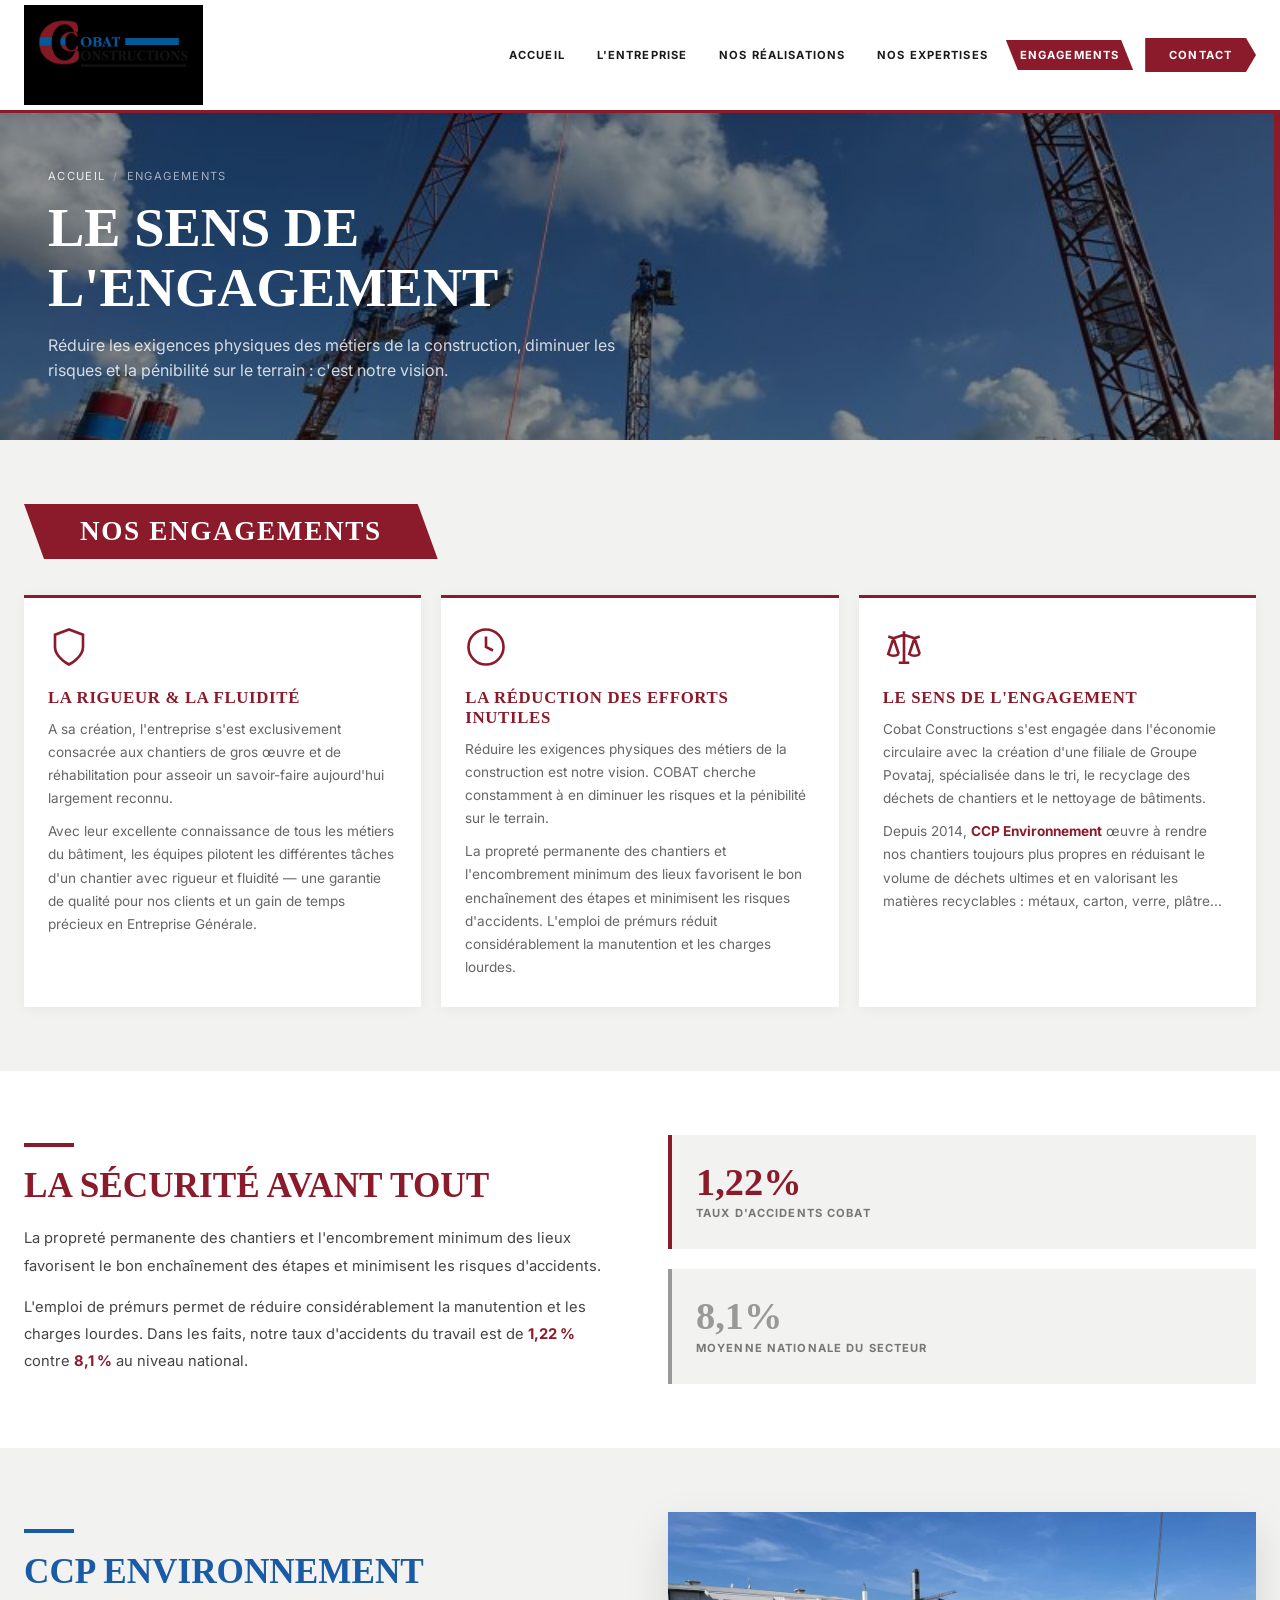
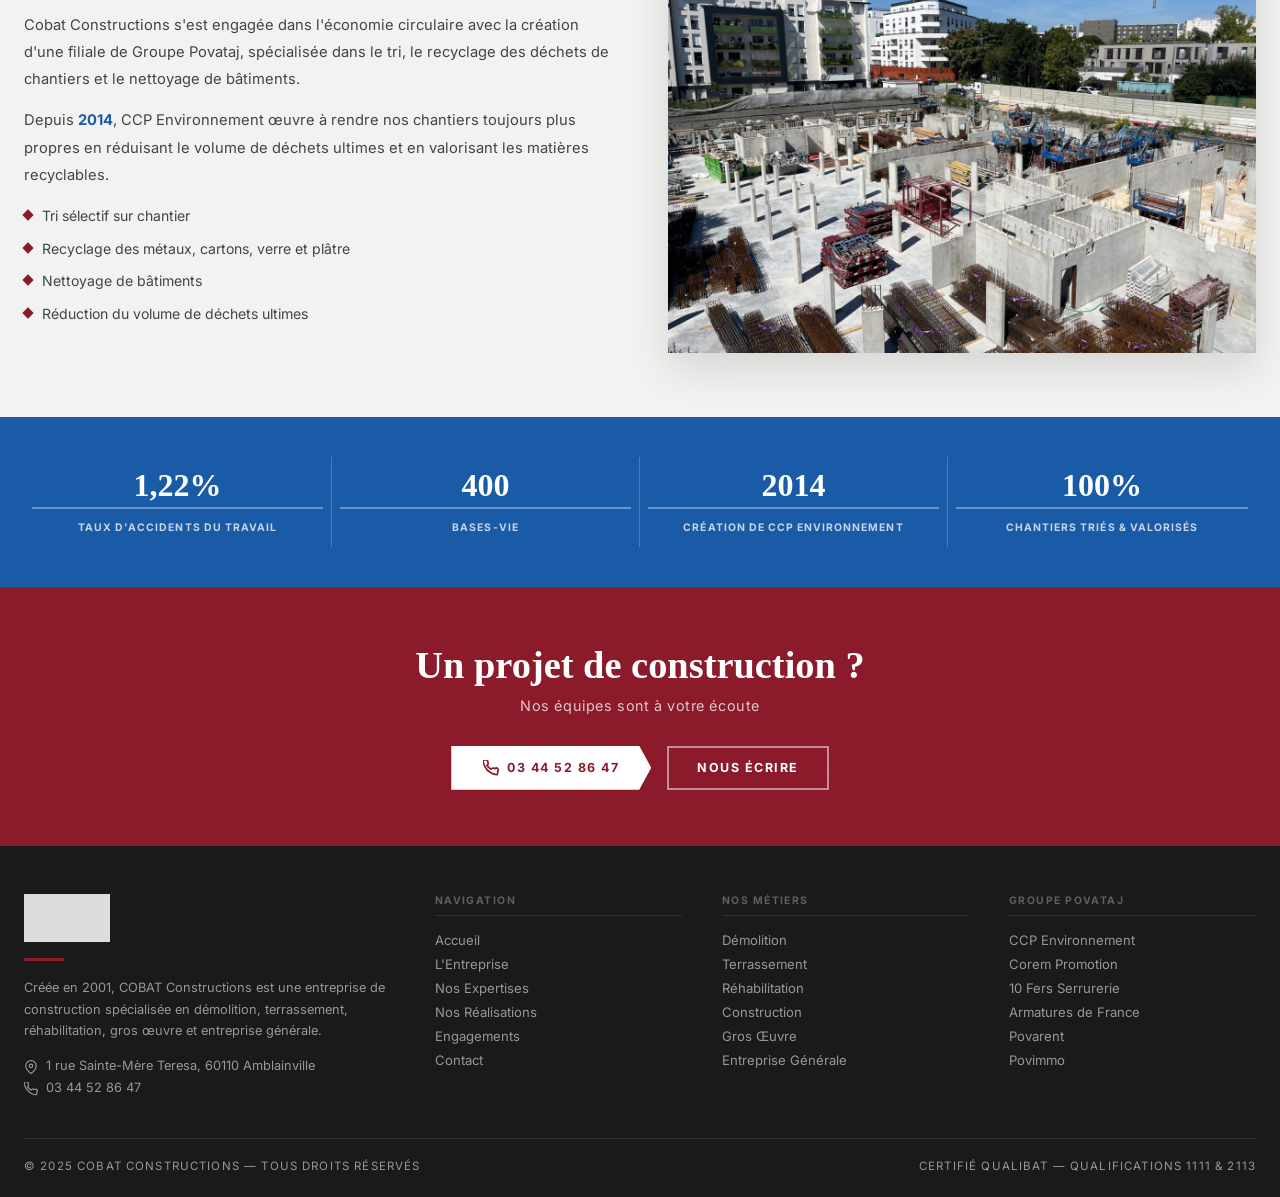
<file: engagements.html>
<!DOCTYPE html>
<html lang="fr">
<head>
<meta charset="UTF-8">
<meta name="viewport" content="width=device-width, initial-scale=1.0">
<title>Engagements — COBAT Constructions</title>
<link rel="preconnect" href="https://fonts.googleapis.com">
<link rel="preconnect" href="https://fonts.gstatic.com" crossorigin>
<link href="https://fonts.googleapis.com/css2?family=Inter:wght@400;500;600;700&display=swap" rel="stylesheet">
<link rel="stylesheet" href="css/style.css">
</head>
<body>

<!-- ========== HEADER ========== -->
<header class="header">
  <div class="header-inner">
    <a href="index.html">
      <img src="images/logo-cobat.png" alt="COBAT Constructions" class="logo"
           onerror="this.style.display='none'; this.nextElementSibling.style.display='flex'">
    </a>
    <a href="index.html" style="display:none; align-items:center; gap:4px; font-family:Georgia,serif; font-size:1.1rem; font-weight:900; color:var(--bordeaux);">
      <span style="font-size:2rem; line-height:1;">C</span>
      <div style="line-height:1.1">
        <div style="font-size:0.9rem; color:var(--bordeaux); letter-spacing:0.05em;">OBAT</div>
        <div style="font-size:0.9rem; color:var(--bleu); letter-spacing:0.05em;">ONSTRUCTIONS</div>
      </div>
    </a>

    <nav class="nav">
      <a href="index.html" class="nav-item">Accueil</a>
      <a href="entreprise.html" class="nav-item">L'Entreprise</a>
      <a href="realisations.html" class="nav-item">Nos Réalisations</a>
      <a href="expertises.html" class="nav-item">Nos Expertises</a>
      <a href="engagements.html" class="nav-item actif">Engagements</a>
      <a href="contact.html" class="nav-cta">Contact</a>
    </nav>

    <button class="hamburger" onclick="toggleMenu()" aria-label="Menu">
      <span></span><span></span><span></span>
    </button>
  </div>

  <nav class="nav-mobile" id="navMobile">
    <a href="index.html">Accueil</a>
    <a href="entreprise.html">L'Entreprise</a>
    <a href="realisations.html">Nos Réalisations</a>
    <a href="expertises.html">Nos Expertises</a>
    <a href="engagements.html" class="actif">Engagements</a>
    <a href="contact.html" style="color:var(--bordeaux); font-weight:700;">Contact</a>
  </nav>
</header>

<!-- ========== PAGE HEADER ========== -->
<section class="page-header" style="background-image:url('images/chantier_aulnays.jfif'); background-size:cover; background-position:center;">
  <div class="page-header-content">
    <p class="breadcrumb"><a href="index.html">Accueil</a><span>/</span>Engagements</p>
    <h1 class="page-header-titre">Le Sens de l'Engagement</h1>
    <p class="page-header-sous-titre">Réduire les exigences physiques des métiers de la construction, diminuer les risques et la pénibilité sur le terrain : c'est notre vision.</p>
  </div>
</section>

<!-- ========== 3 ENGAGEMENTS — CARTES ========== -->
<section class="engagements">
  <div class="engagements-inner">
    <div class="section-header">
      <span class="titre-section bordeaux">Nos Engagements</span>
    </div>
    <div class="engagements-grid">
      <div class="engagement-card">
        <svg class="engagement-icon" viewBox="0 0 24 24" fill="none" stroke="currentColor" stroke-width="1.5">
          <path d="M12 22s8-4 8-10V5l-8-3-8 3v7c0 6 8 10 8 10z"/>
        </svg>
        <h3 class="engagement-titre">La Rigueur &amp; la Fluidité</h3>
        <p class="engagement-texte">
          A sa création, l'entreprise s'est exclusivement consacrée aux chantiers de gros œuvre et de réhabilitation pour asseoir un savoir-faire aujourd'hui largement reconnu.
        </p>
        <p class="engagement-texte" style="margin-top:10px;">
          Avec leur excellente connaissance de tous les métiers du bâtiment, les équipes pilotent les différentes tâches d'un chantier avec rigueur et fluidité — une garantie de qualité pour nos clients et un gain de temps précieux en Entreprise Générale.
        </p>
      </div>
      <div class="engagement-card">
        <svg class="engagement-icon" viewBox="0 0 24 24" fill="none" stroke="currentColor" stroke-width="1.5">
          <circle cx="12" cy="12" r="10"/>
          <path d="M12 6v6l4 2"/>
        </svg>
        <h3 class="engagement-titre">La Réduction des Efforts Inutiles</h3>
        <p class="engagement-texte">
          Réduire les exigences physiques des métiers de la construction est notre vision. COBAT cherche constamment à en diminuer les risques et la pénibilité sur le terrain.
        </p>
        <p class="engagement-texte" style="margin-top:10px;">
          La propreté permanente des chantiers et l'encombrement minimum des lieux favorisent le bon enchaînement des étapes et minimisent les risques d'accidents. L'emploi de prémurs réduit considérablement la manutention et les charges lourdes.
        </p>
      </div>
      <div class="engagement-card">
        <svg class="engagement-icon" viewBox="0 0 24 24" fill="none" stroke="currentColor" stroke-width="1.5">
          <path d="M3 6l3 1m0 0l-3 9a5.002 5.002 0 006.001 0M6 7l3 9M6 7l6-2m6 2l3-1m-3 1l-3 9a5.002 5.002 0 006.001 0M18 7l3 9m-3-9l-6-2m0-2v2m0 16V5m0 16H9m3 0h3"/>
        </svg>
        <h3 class="engagement-titre">Le Sens de l'Engagement</h3>
        <p class="engagement-texte">
          Cobat Constructions s'est engagée dans l'économie circulaire avec la création d'une filiale de Groupe Povataj, spécialisée dans le tri, le recyclage des déchets de chantiers et le nettoyage de bâtiments.
        </p>
        <p class="engagement-texte" style="margin-top:10px;">
          Depuis 2014, <strong style="color:var(--bordeaux);">CCP Environnement</strong> œuvre à rendre nos chantiers toujours plus propres en réduisant le volume de déchets ultimes et en valorisant les matières recyclables : métaux, carton, verre, plâtre...
        </p>
      </div>
    </div>
  </div>
</section>

<!-- ========== SÉCURITÉ — TAUX D'ACCIDENT ========== -->
<section class="contenu-section">
  <div class="contenu-inner">
    <div class="contenu-grid">
      <div>
        <span class="bordure-haut-bordeaux"></span>
        <h2 class="titre-h2 bordeaux">La Sécurité avant tout</h2>
        <div class="texte-contenu">
          <p>
            La propreté permanente des chantiers et l'encombrement minimum des lieux favorisent le bon enchaînement des étapes et minimisent les risques d'accidents.
          </p>
          <p>
            L'emploi de prémurs permet de réduire considérablement la manutention et les charges lourdes. Dans les faits, notre taux d'accidents du travail est de <strong>1,22 %</strong> contre <strong>8,1 %</strong> au niveau national.
          </p>
        </div>
      </div>
      <div style="display:flex; flex-direction:column; gap:20px;">
        <div style="background:var(--gris-clair); padding:28px 24px; border-left:4px solid var(--bordeaux);">
          <span style="font-family:Georgia, serif; font-size:2.4rem; font-weight:700; color:var(--bordeaux); display:block; line-height:1;">1,22%</span>
          <span style="font-size:0.7rem; font-weight:700; text-transform:uppercase; letter-spacing:0.1em; color:#777;">Taux d'accidents COBAT</span>
        </div>
        <div style="background:var(--gris-clair); padding:28px 24px; border-left:4px solid #999;">
          <span style="font-family:Georgia, serif; font-size:2.4rem; font-weight:700; color:#999; display:block; line-height:1;">8,1%</span>
          <span style="font-size:0.7rem; font-weight:700; text-transform:uppercase; letter-spacing:0.1em; color:#777;">Moyenne nationale du secteur</span>
        </div>
      </div>
    </div>
  </div>
</section>

<!-- ========== CCP ENVIRONNEMENT ========== -->
<section class="contenu-section alt">
  <div class="contenu-inner">
    <div class="contenu-grid inverse">
      <img class="contenu-img" src="images/gros_oeuvres.jfif" alt="CCP Environnement — recyclage des déchets"
           onerror="this.style.background='linear-gradient(135deg,#1A5BA8,#0F3D78)'">
      <div>
        <span class="bordure-haut-bleu"></span>
        <h2 class="titre-h2">CCP Environnement</h2>
        <div class="texte-contenu">
          <p>
            Cobat Constructions s'est engagée dans l'économie circulaire avec la création d'une filiale de Groupe Povataj, spécialisée dans le tri, le recyclage des déchets de chantiers et le nettoyage de bâtiments.
          </p>
          <p>
            Depuis <strong class="bleu">2014</strong>, CCP Environnement œuvre à rendre nos chantiers toujours plus propres en réduisant le volume de déchets ultimes et en valorisant les matières recyclables.
          </p>
        </div>
        <ul class="liste-cobat">
          <li>Tri sélectif sur chantier</li>
          <li>Recyclage des métaux, cartons, verre et plâtre</li>
          <li>Nettoyage de bâtiments</li>
          <li>Réduction du volume de déchets ultimes</li>
        </ul>
      </div>
    </div>
  </div>
</section>

<!-- ========== CHIFFRES ENGAGEMENTS ========== -->
<section class="chiffres">
  <div class="chiffres-inner cols-4">
    <div class="chiffre-item">
      <span class="chiffre-nombre">1,22%</span>
      <span class="chiffre-label">Taux d'accidents du travail</span>
    </div>
    <div class="chiffre-item">
      <span class="chiffre-nombre">400</span>
      <span class="chiffre-label">Bases-vie</span>
    </div>
    <div class="chiffre-item">
      <span class="chiffre-nombre">2014</span>
      <span class="chiffre-label">Création de CCP Environnement</span>
    </div>
    <div class="chiffre-item">
      <span class="chiffre-nombre">100%</span>
      <span class="chiffre-label">Chantiers triés &amp; valorisés</span>
    </div>
  </div>
</section>

<!-- ========== CTA CONTACT ========== -->
<section class="cta-contact" id="contact">
  <div class="cta-content">
    <h2 class="cta-titre">Un projet de construction ?</h2>
    <p class="cta-sous-titre">Nos équipes sont à votre écoute</p>
    <div class="cta-actions">
      <a href="tel:0344528647" class="btn btn-blanc">
        <svg width="16" height="16" viewBox="0 0 24 24" fill="none" stroke="currentColor" stroke-width="2.5"><path d="M22 16.92v3a2 2 0 01-2.18 2 19.79 19.79 0 01-8.63-3.07A19.5 19.5 0 013.07 9.81 19.79 19.79 0 01.02 1.18 2 2 0 012 0h3a2 2 0 012 1.72c.127.96.361 1.903.7 2.81a2 2 0 01-.45 2.11L6.09 7.91a16 16 0 006 6l1.27-1.27a2 2 0 012.11-.45c.907.339 1.85.573 2.81.7A2 2 0 0122 16.92z"/></svg>
        03 44 52 86 47
      </a>
      <a href="contact.html" class="btn btn-outline">Nous écrire</a>
    </div>
  </div>
</section>

<!-- ========== FOOTER ========== -->
<footer class="footer">
  <div class="footer-inner">
    <div>
      <img src="images/logo-cobat.png" alt="COBAT Constructions" class="footer-logo"
           onerror="this.style.display='none'">
      <span class="footer-border-top"></span>
      <p class="footer-desc">
        Créée en 2001, COBAT Constructions est une entreprise de construction spécialisée en démolition, terrassement, réhabilitation, gros œuvre et entreprise générale.
      </p>
      <div class="footer-contact-item">
        <svg width="14" height="14" viewBox="0 0 24 24" fill="none" stroke="currentColor" stroke-width="2"><path d="M21 10c0 7-9 13-9 13s-9-6-9-13a9 9 0 0118 0z"/><circle cx="12" cy="10" r="3"/></svg>
        1 rue Sainte-Mère Teresa, 60110 Amblainville
      </div>
      <div class="footer-contact-item">
        <svg width="14" height="14" viewBox="0 0 24 24" fill="none" stroke="currentColor" stroke-width="2"><path d="M22 16.92v3a2 2 0 01-2.18 2 19.79 19.79 0 01-8.63-3.07A19.5 19.5 0 013.07 9.81 19.79 19.79 0 01.02 1.18 2 2 0 012 0h3a2 2 0 012 1.72c.127.96.361 1.903.7 2.81a2 2 0 01-.45 2.11L6.09 7.91a16 16 0 006 6l1.27-1.27a2 2 0 012.11-.45c.907.339 1.85.573 2.81.7A2 2 0 0122 16.92z"/></svg>
        03 44 52 86 47
      </div>
    </div>

    <div>
      <p class="footer-titre-col">Navigation</p>
      <a href="index.html" class="footer-lien">Accueil</a>
      <a href="entreprise.html" class="footer-lien">L'Entreprise</a>
      <a href="expertises.html" class="footer-lien">Nos Expertises</a>
      <a href="realisations.html" class="footer-lien">Nos Réalisations</a>
      <a href="engagements.html" class="footer-lien">Engagements</a>
      <a href="contact.html" class="footer-lien">Contact</a>
    </div>

    <div>
      <p class="footer-titre-col">Nos Métiers</p>
      <a href="expertises.html#demolition" class="footer-lien">Démolition</a>
      <a href="expertises.html#terrassement" class="footer-lien">Terrassement</a>
      <a href="expertises.html#rehabilitation" class="footer-lien">Réhabilitation</a>
      <a href="expertises.html#construction" class="footer-lien">Construction</a>
      <a href="expertises.html#gros-oeuvre" class="footer-lien">Gros Œuvre</a>
      <a href="expertises.html#entreprise-generale" class="footer-lien">Entreprise Générale</a>
    </div>

    <div>
      <p class="footer-titre-col">Groupe Povataj</p>
      <a href="#" class="footer-lien">CCP Environnement</a>
      <a href="#" class="footer-lien">Corem Promotion</a>
      <a href="#" class="footer-lien">10 Fers Serrurerie</a>
      <a href="#" class="footer-lien">Armatures de France</a>
      <a href="#" class="footer-lien">Povarent</a>
      <a href="#" class="footer-lien">Povimmo</a>
    </div>
  </div>

  <div class="footer-bas">
    <span>© 2025 COBAT Constructions — Tous droits réservés</span>
    <span>Certifié QUALIBAT — Qualifications 1111 &amp; 2113</span>
  </div>
</footer>

<script src="js/main.js"></script>
</body>
</html>
</file>
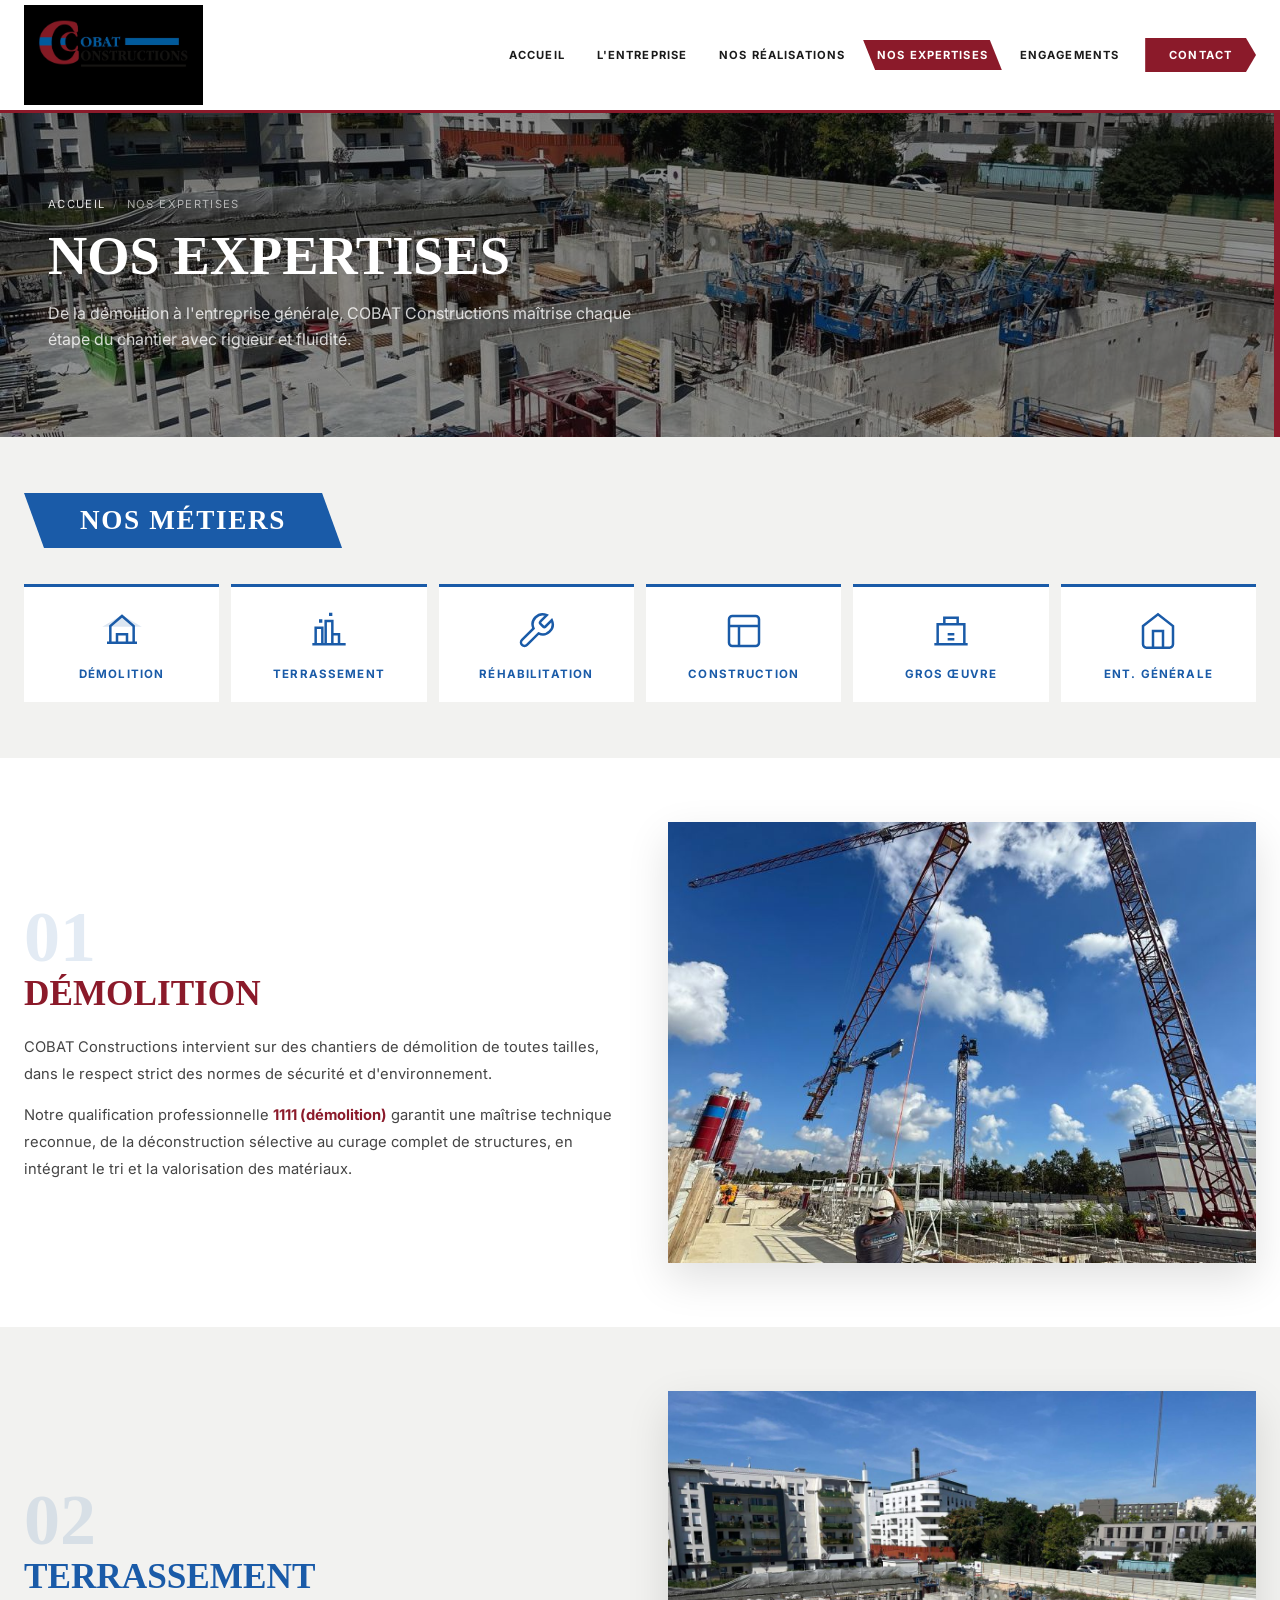
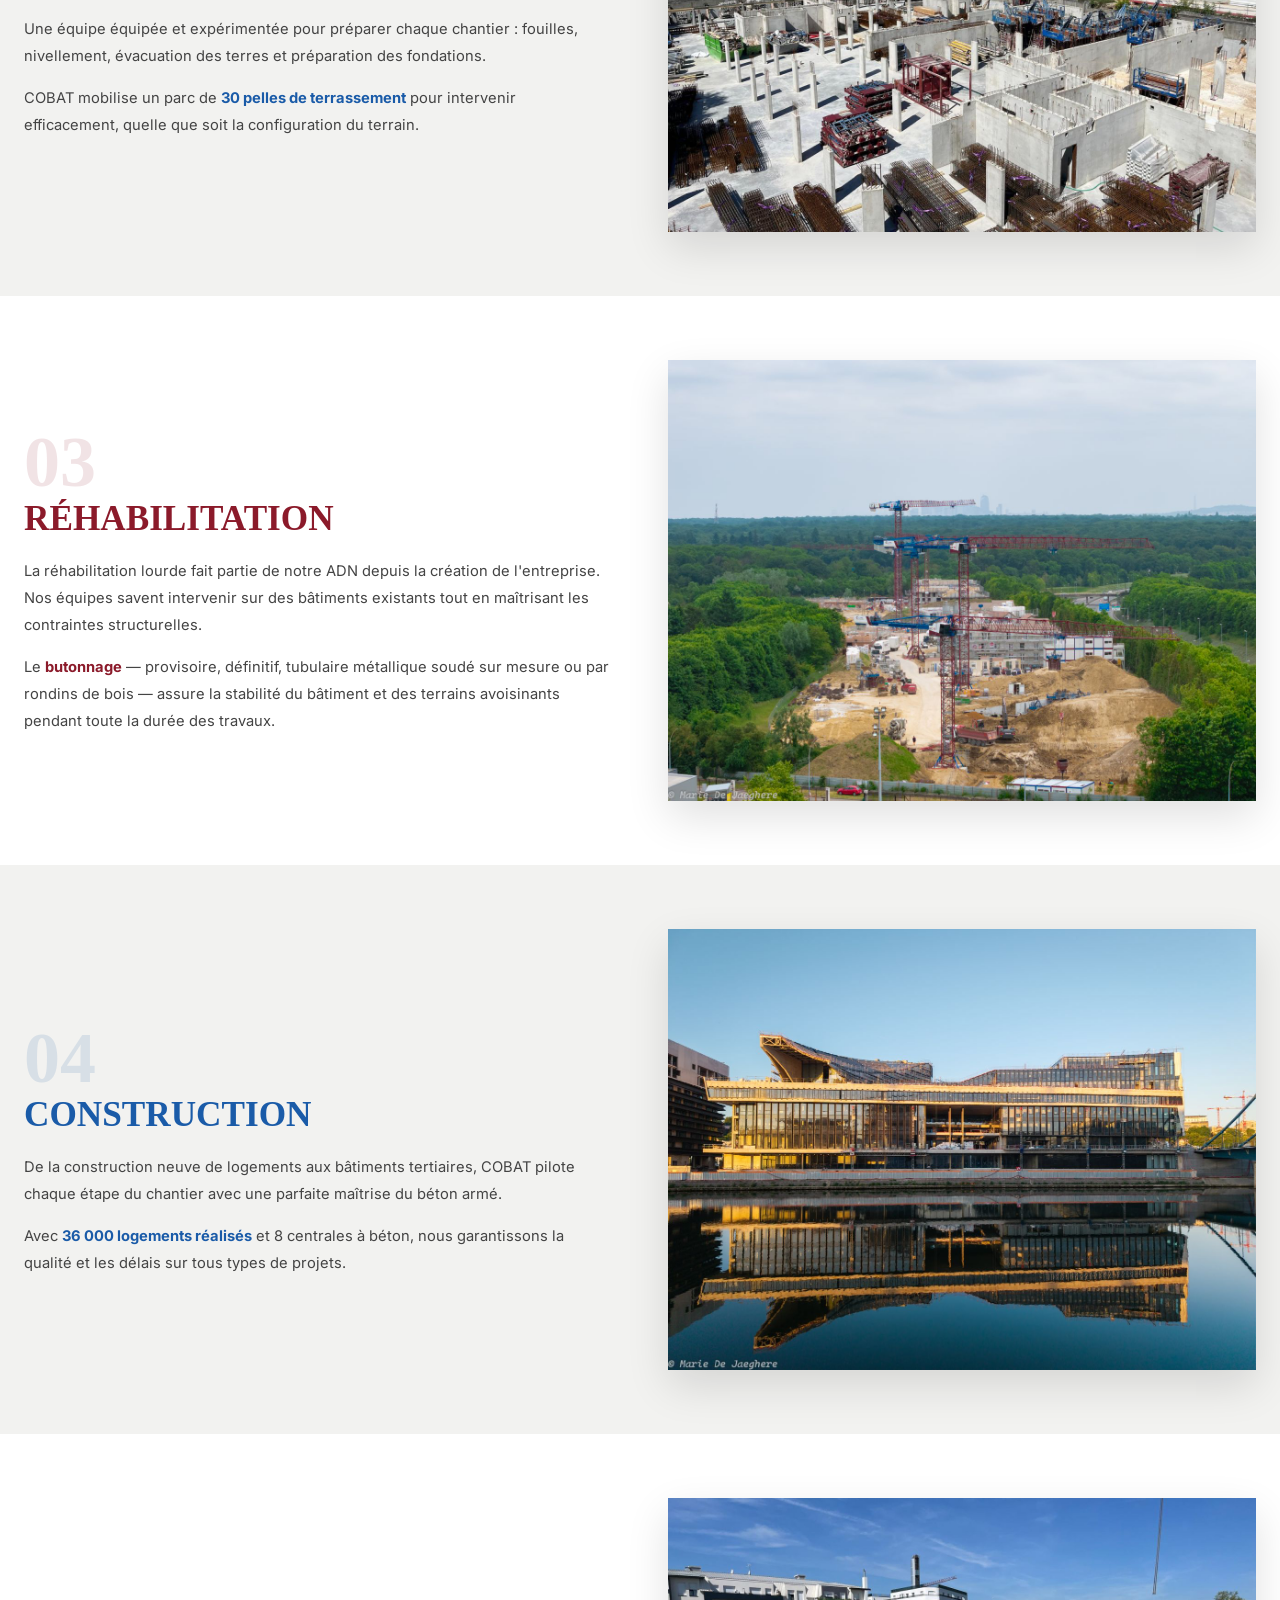
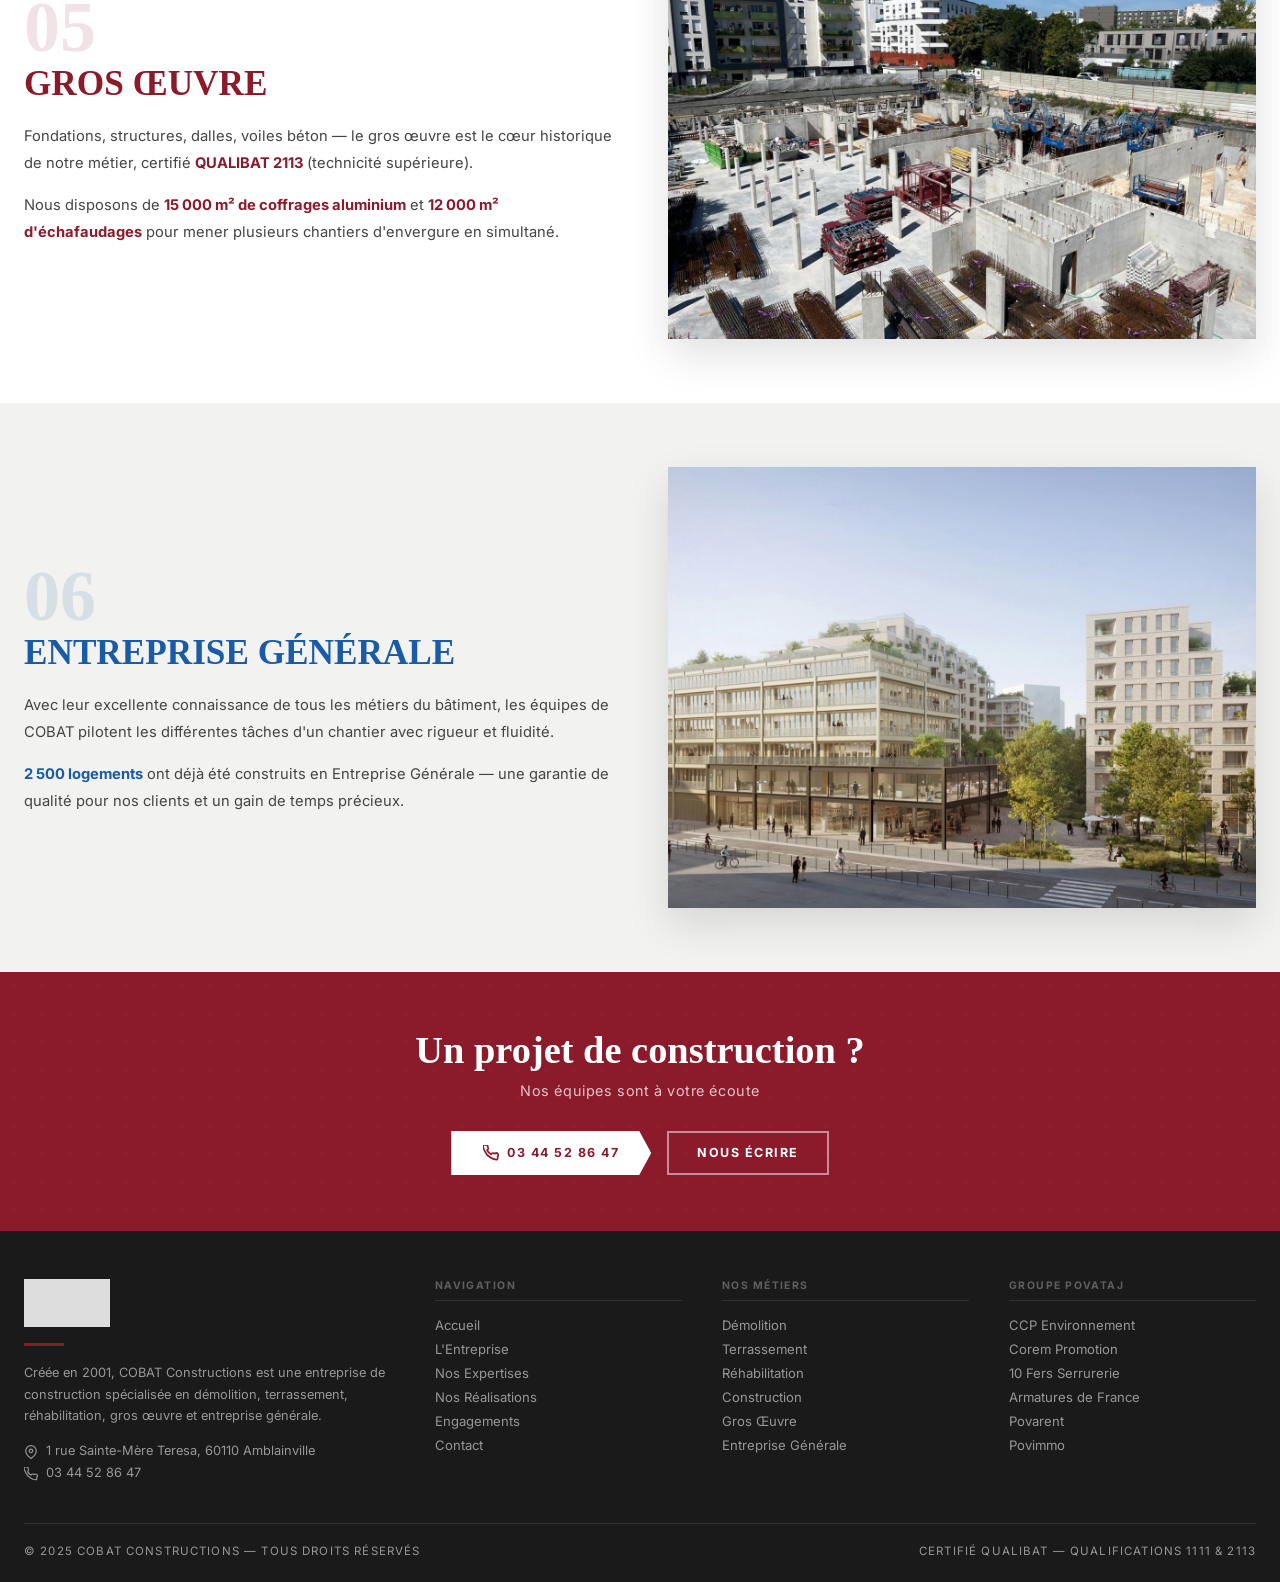
<file: expertises.html>
<!DOCTYPE html>
<html lang="fr">
<head>
<meta charset="UTF-8">
<meta name="viewport" content="width=device-width, initial-scale=1.0">
<title>Nos Expertises — COBAT Constructions</title>
<link rel="preconnect" href="https://fonts.googleapis.com">
<link rel="preconnect" href="https://fonts.gstatic.com" crossorigin>
<link href="https://fonts.googleapis.com/css2?family=Inter:wght@400;500;600;700&display=swap" rel="stylesheet">
<link rel="stylesheet" href="css/style.css">
<style>
/* Cartes expertises détaillées */
.expertise-detail {
  scroll-margin-top: 90px;
}
.expertise-num {
  font-family: Georgia, 'Georgia Pro', serif;
  font-size: 4.5rem;
  font-weight: 900;
  color: rgba(26,91,168,0.12);
  line-height: 1;
  margin-bottom: -10px;
}
.expertise-num.bordeaux { color: rgba(139,26,42,0.12); }
</style>
</head>
<body>

<!-- ========== HEADER ========== -->
<header class="header">
  <div class="header-inner">
    <a href="index.html">
      <img src="images/logo-cobat.png" alt="COBAT Constructions" class="logo"
           onerror="this.style.display='none'; this.nextElementSibling.style.display='flex'">
    </a>
    <a href="index.html" style="display:none; align-items:center; gap:4px; font-family:Georgia,serif; font-size:1.1rem; font-weight:900; color:var(--bordeaux);">
      <span style="font-size:2rem; line-height:1;">C</span>
      <div style="line-height:1.1">
        <div style="font-size:0.9rem; color:var(--bordeaux); letter-spacing:0.05em;">OBAT</div>
        <div style="font-size:0.9rem; color:var(--bleu); letter-spacing:0.05em;">ONSTRUCTIONS</div>
      </div>
    </a>

    <nav class="nav">
      <a href="index.html" class="nav-item">Accueil</a>
      <a href="entreprise.html" class="nav-item">L'Entreprise</a>
      <a href="realisations.html" class="nav-item">Nos Réalisations</a>
      <a href="expertises.html" class="nav-item actif">Nos Expertises</a>
      <a href="engagements.html" class="nav-item">Engagements</a>
      <a href="contact.html" class="nav-cta">Contact</a>
    </nav>

    <button class="hamburger" onclick="toggleMenu()" aria-label="Menu">
      <span></span><span></span><span></span>
    </button>
  </div>

  <nav class="nav-mobile" id="navMobile">
    <a href="index.html">Accueil</a>
    <a href="entreprise.html">L'Entreprise</a>
    <a href="realisations.html">Nos Réalisations</a>
    <a href="expertises.html" class="actif">Nos Expertises</a>
    <a href="engagements.html">Engagements</a>
    <a href="contact.html" style="color:var(--bordeaux); font-weight:700;">Contact</a>
  </nav>
</header>

<!-- ========== PAGE HEADER ========== -->
<section class="page-header" style="background-image:url('images/gros_oeuvres.jfif'); background-size:cover; background-position:center;">
  <div class="page-header-content">
    <p class="breadcrumb"><a href="index.html">Accueil</a><span>/</span>Nos Expertises</p>
    <h1 class="page-header-titre">Nos Expertises</h1>
    <p class="page-header-sous-titre">De la démolition à l'entreprise générale, COBAT Constructions maîtrise chaque étape du chantier avec rigueur et fluidité.</p>
  </div>
</section>

<!-- ========== NOS MÉTIERS — GRILLE ========== -->
<section class="metiers">
  <div class="section-header">
    <span class="titre-section">Nos Métiers</span>
  </div>
  <div class="metiers-grid">
    <a href="#demolition" class="metier-card">
      <svg class="metier-icon" viewBox="0 0 24 24" fill="none" stroke="currentColor" stroke-width="1.5">
        <path d="M3 19h18M5 19V9l7-6 7 6v10M9 19v-5h6v5"/>
        <path d="M12 3L2 9h20L12 3z" stroke-width="1" fill="currentColor" opacity="0.15"/>
      </svg>
      <p class="metier-nom">Démolition</p>
    </a>
    <a href="#terrassement" class="metier-card">
      <svg class="metier-icon" viewBox="0 0 24 24" fill="none" stroke="currentColor" stroke-width="1.5">
        <path d="M2 20h20M4 20V10h4v10M10 20V6h4v14M18 20V14h-4"/>
        <path d="M6 6h2M12 2h2" stroke-width="2"/>
      </svg>
      <p class="metier-nom">Terrassement</p>
    </a>
    <a href="#rehabilitation" class="metier-card">
      <svg class="metier-icon" viewBox="0 0 24 24" fill="none" stroke="currentColor" stroke-width="1.5">
        <path d="M14.7 6.3a1 1 0 000 1.4l1.6 1.6a1 1 0 001.4 0l3.77-3.77a6 6 0 01-7.94 7.94l-6.91 6.91a2.12 2.12 0 01-3-3l6.91-6.91a6 6 0 017.94-7.94l-3.76 3.76z"/>
      </svg>
      <p class="metier-nom">Réhabilitation</p>
    </a>
    <a href="#construction" class="metier-card">
      <svg class="metier-icon" viewBox="0 0 24 24" fill="none" stroke="currentColor" stroke-width="1.5">
        <rect x="3" y="3" width="18" height="18" rx="2"/>
        <path d="M3 9h18M9 21V9"/>
      </svg>
      <p class="metier-nom">Construction</p>
    </a>
    <a href="#gros-oeuvre" class="metier-card">
      <svg class="metier-icon" viewBox="0 0 24 24" fill="none" stroke="currentColor" stroke-width="1.5">
        <path d="M2 20h20M4 20V8h16v12M8 8V4h8v4M10 14h4M10 17h4"/>
      </svg>
      <p class="metier-nom">Gros Œuvre</p>
    </a>
    <a href="#entreprise-generale" class="metier-card">
      <svg class="metier-icon" viewBox="0 0 24 24" fill="none" stroke="currentColor" stroke-width="1.5">
        <path d="M3 9l9-7 9 7v11a2 2 0 01-2 2H5a2 2 0 01-2-2z"/>
        <polyline points="9 22 9 12 15 12 15 22"/>
      </svg>
      <p class="metier-nom">Ent. Générale</p>
    </a>
  </div>
</section>

<!-- ========== DÉMOLITION ========== -->
<section class="contenu-section expertise-detail" id="demolition">
  <div class="contenu-inner">
    <div class="contenu-grid">
      <div>
        <span class="expertise-num">01</span>
        <h2 class="titre-h2 bordeaux">Démolition</h2>
        <div class="texte-contenu">
          <p>
            COBAT Constructions intervient sur des chantiers de démolition de toutes tailles, dans le respect strict des normes de sécurité et d'environnement.
          </p>
          <p>
            Notre qualification professionnelle <strong>1111 (démolition)</strong> garantit une maîtrise technique reconnue, de la déconstruction sélective au curage complet de structures, en intégrant le tri et la valorisation des matériaux.
          </p>
        </div>
      </div>
      <img class="contenu-img" src="images/chantier_aulnays.jfif" alt="Démolition"
           onerror="this.style.background='linear-gradient(135deg,#8B1A2A,#6A1020)'">
    </div>
  </div>
</section>

<!-- ========== TERRASSEMENT ========== -->
<section class="contenu-section alt expertise-detail" id="terrassement">
  <div class="contenu-inner">
    <div class="contenu-grid inverse">
      <img class="contenu-img" src="images/gros_oeuvres.jfif" alt="Terrassement"
           onerror="this.style.background='linear-gradient(135deg,#1A5BA8,#0F3D78)'">
      <div>
        <span class="expertise-num">02</span>
        <h2 class="titre-h2">Terrassement</h2>
        <div class="texte-contenu">
          <p>
            Une équipe équipée et expérimentée pour préparer chaque chantier : fouilles, nivellement, évacuation des terres et préparation des fondations.
          </p>
          <p>
            COBAT mobilise un parc de <strong class="bleu">30 pelles de terrassement</strong> pour intervenir efficacement, quelle que soit la configuration du terrain.
          </p>
        </div>
      </div>
    </div>
  </div>
</section>

<!-- ========== RÉHABILITATION ========== -->
<section class="contenu-section expertise-detail" id="rehabilitation">
  <div class="contenu-inner">
    <div class="contenu-grid">
      <div>
        <span class="expertise-num bordeaux">03</span>
        <h2 class="titre-h2 bordeaux">Réhabilitation</h2>
        <div class="texte-contenu">
          <p>
            La réhabilitation lourde fait partie de notre ADN depuis la création de l'entreprise. Nos équipes savent intervenir sur des bâtiments existants tout en maîtrisant les contraintes structurelles.
          </p>
          <p>
            Le <strong>butonnage</strong> — provisoire, définitif, tubulaire métallique soudé sur mesure ou par rondins de bois — assure la stabilité du bâtiment et des terrains avoisinants pendant toute la durée des travaux.
          </p>
        </div>
      </div>
      <img class="contenu-img" src="images/Chambourcy.jfif" alt="Réhabilitation"
           onerror="this.style.background='linear-gradient(135deg,#8B1A2A,#1A5BA8)'">
    </div>
  </div>
</section>

<!-- ========== CONSTRUCTION ========== -->
<section class="contenu-section alt expertise-detail" id="construction">
  <div class="contenu-inner">
    <div class="contenu-grid inverse">
      <img class="contenu-img" src="images/pointe_des_arts.jfif" alt="Construction"
           onerror="this.style.background='linear-gradient(135deg,#0F3D78,#1A5BA8)'">
      <div>
        <span class="expertise-num">04</span>
        <h2 class="titre-h2">Construction</h2>
        <div class="texte-contenu">
          <p>
            De la construction neuve de logements aux bâtiments tertiaires, COBAT pilote chaque étape du chantier avec une parfaite maîtrise du béton armé.
          </p>
          <p>
            Avec <strong class="bleu">36 000 logements réalisés</strong> et 8 centrales à béton, nous garantissons la qualité et les délais sur tous types de projets.
          </p>
        </div>
      </div>
    </div>
  </div>
</section>

<!-- ========== GROS ŒUVRE ========== -->
<section class="contenu-section expertise-detail" id="gros-oeuvre">
  <div class="contenu-inner">
    <div class="contenu-grid">
      <div>
        <span class="expertise-num bordeaux">05</span>
        <h2 class="titre-h2 bordeaux">Gros Œuvre</h2>
        <div class="texte-contenu">
          <p>
            Fondations, structures, dalles, voiles béton — le gros œuvre est le cœur historique de notre métier, certifié <strong>QUALIBAT 2113</strong> (technicité supérieure).
          </p>
          <p>
            Nous disposons de <strong>15 000 m² de coffrages aluminium</strong> et <strong>12 000 m² d'échafaudages</strong> pour mener plusieurs chantiers d'envergure en simultané.
          </p>
        </div>
      </div>
      <img class="contenu-img" src="images/gros_oeuvres.jfif" alt="Gros œuvre"
           onerror="this.style.background='linear-gradient(135deg,#1A1A1A,#8B1A2A)'">
    </div>
  </div>
</section>

<!-- ========== ENTREPRISE GÉNÉRALE ========== -->
<section class="contenu-section alt expertise-detail" id="entreprise-generale">
  <div class="contenu-inner">
    <div class="contenu-grid inverse">
      <img class="contenu-img" src="images/hlb-p304-picpus-pcm_rue2-naska-2950x1960-q80.jpg" alt="Entreprise Générale"
           onerror="this.style.background='linear-gradient(135deg,#1A5BA8,#8B1A2A)'">
      <div>
        <span class="expertise-num">06</span>
        <h2 class="titre-h2">Entreprise Générale</h2>
        <div class="texte-contenu">
          <p>
            Avec leur excellente connaissance de tous les métiers du bâtiment, les équipes de COBAT pilotent les différentes tâches d'un chantier avec rigueur et fluidité.
          </p>
          <p>
            <strong class="bleu">2 500 logements</strong> ont déjà été construits en Entreprise Générale — une garantie de qualité pour nos clients et un gain de temps précieux.
          </p>
        </div>
      </div>
    </div>
  </div>
</section>

<!-- ========== CTA CONTACT ========== -->
<section class="cta-contact" id="contact">
  <div class="cta-content">
    <h2 class="cta-titre">Un projet de construction ?</h2>
    <p class="cta-sous-titre">Nos équipes sont à votre écoute</p>
    <div class="cta-actions">
      <a href="tel:0344528647" class="btn btn-blanc">
        <svg width="16" height="16" viewBox="0 0 24 24" fill="none" stroke="currentColor" stroke-width="2.5"><path d="M22 16.92v3a2 2 0 01-2.18 2 19.79 19.79 0 01-8.63-3.07A19.5 19.5 0 013.07 9.81 19.79 19.79 0 01.02 1.18 2 2 0 012 0h3a2 2 0 012 1.72c.127.96.361 1.903.7 2.81a2 2 0 01-.45 2.11L6.09 7.91a16 16 0 006 6l1.27-1.27a2 2 0 012.11-.45c.907.339 1.85.573 2.81.7A2 2 0 0122 16.92z"/></svg>
        03 44 52 86 47
      </a>
      <a href="contact.html" class="btn btn-outline">Nous écrire</a>
    </div>
  </div>
</section>

<!-- ========== FOOTER ========== -->
<footer class="footer">
  <div class="footer-inner">
    <div>
      <img src="images/logo-cobat.png" alt="COBAT Constructions" class="footer-logo"
           onerror="this.style.display='none'">
      <span class="footer-border-top"></span>
      <p class="footer-desc">
        Créée en 2001, COBAT Constructions est une entreprise de construction spécialisée en démolition, terrassement, réhabilitation, gros œuvre et entreprise générale.
      </p>
      <div class="footer-contact-item">
        <svg width="14" height="14" viewBox="0 0 24 24" fill="none" stroke="currentColor" stroke-width="2"><path d="M21 10c0 7-9 13-9 13s-9-6-9-13a9 9 0 0118 0z"/><circle cx="12" cy="10" r="3"/></svg>
        1 rue Sainte-Mère Teresa, 60110 Amblainville
      </div>
      <div class="footer-contact-item">
        <svg width="14" height="14" viewBox="0 0 24 24" fill="none" stroke="currentColor" stroke-width="2"><path d="M22 16.92v3a2 2 0 01-2.18 2 19.79 19.79 0 01-8.63-3.07A19.5 19.5 0 013.07 9.81 19.79 19.79 0 01.02 1.18 2 2 0 012 0h3a2 2 0 012 1.72c.127.96.361 1.903.7 2.81a2 2 0 01-.45 2.11L6.09 7.91a16 16 0 006 6l1.27-1.27a2 2 0 012.11-.45c.907.339 1.85.573 2.81.7A2 2 0 0122 16.92z"/></svg>
        03 44 52 86 47
      </div>
    </div>

    <div>
      <p class="footer-titre-col">Navigation</p>
      <a href="index.html" class="footer-lien">Accueil</a>
      <a href="entreprise.html" class="footer-lien">L'Entreprise</a>
      <a href="expertises.html" class="footer-lien">Nos Expertises</a>
      <a href="realisations.html" class="footer-lien">Nos Réalisations</a>
      <a href="engagements.html" class="footer-lien">Engagements</a>
      <a href="contact.html" class="footer-lien">Contact</a>
    </div>

    <div>
      <p class="footer-titre-col">Nos Métiers</p>
      <a href="#demolition" class="footer-lien">Démolition</a>
      <a href="#terrassement" class="footer-lien">Terrassement</a>
      <a href="#rehabilitation" class="footer-lien">Réhabilitation</a>
      <a href="#construction" class="footer-lien">Construction</a>
      <a href="#gros-oeuvre" class="footer-lien">Gros Œuvre</a>
      <a href="#entreprise-generale" class="footer-lien">Entreprise Générale</a>
    </div>

    <div>
      <p class="footer-titre-col">Groupe Povataj</p>
      <a href="#" class="footer-lien">CCP Environnement</a>
      <a href="#" class="footer-lien">Corem Promotion</a>
      <a href="#" class="footer-lien">10 Fers Serrurerie</a>
      <a href="#" class="footer-lien">Armatures de France</a>
      <a href="#" class="footer-lien">Povarent</a>
      <a href="#" class="footer-lien">Povimmo</a>
    </div>
  </div>

  <div class="footer-bas">
    <span>© 2025 COBAT Constructions — Tous droits réservés</span>
    <span>Certifié QUALIBAT — Qualifications 1111 &amp; 2113</span>
  </div>
</footer>

<script src="js/main.js"></script>
</body>
</html>
</file>
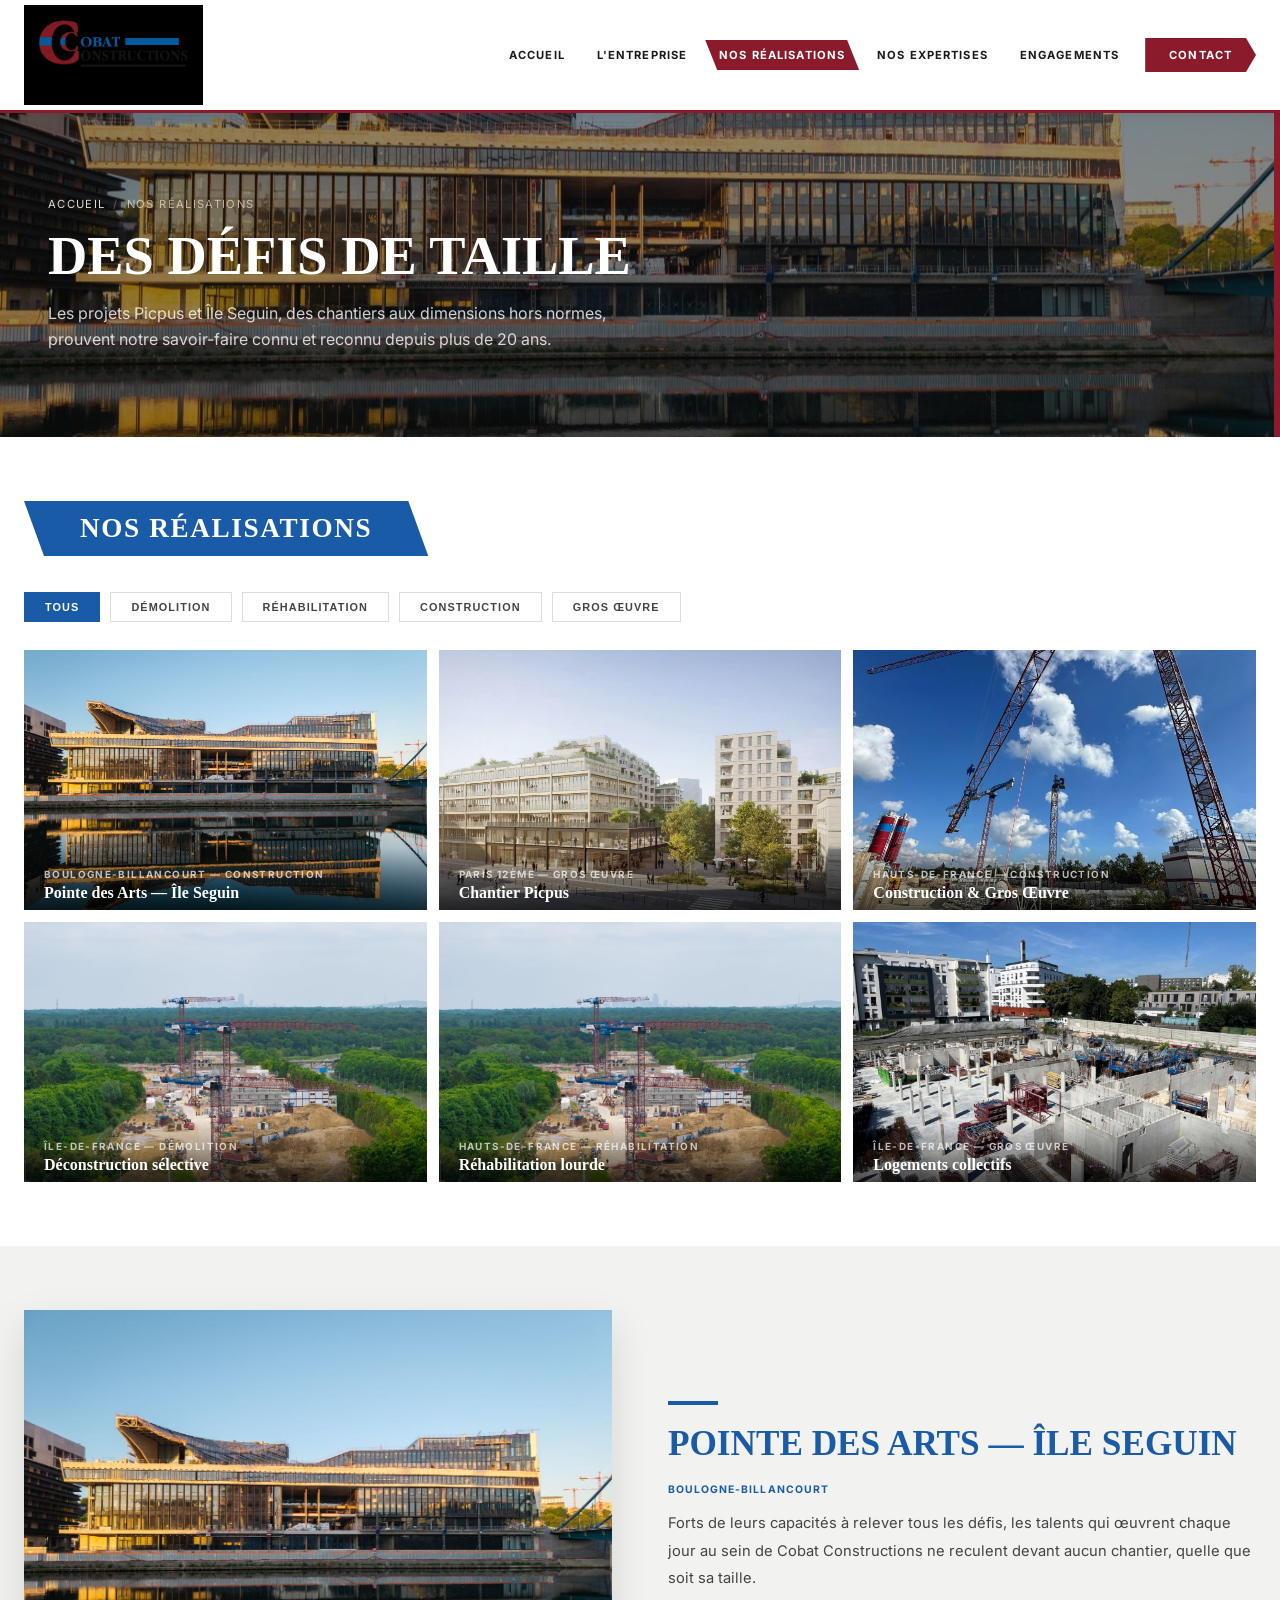
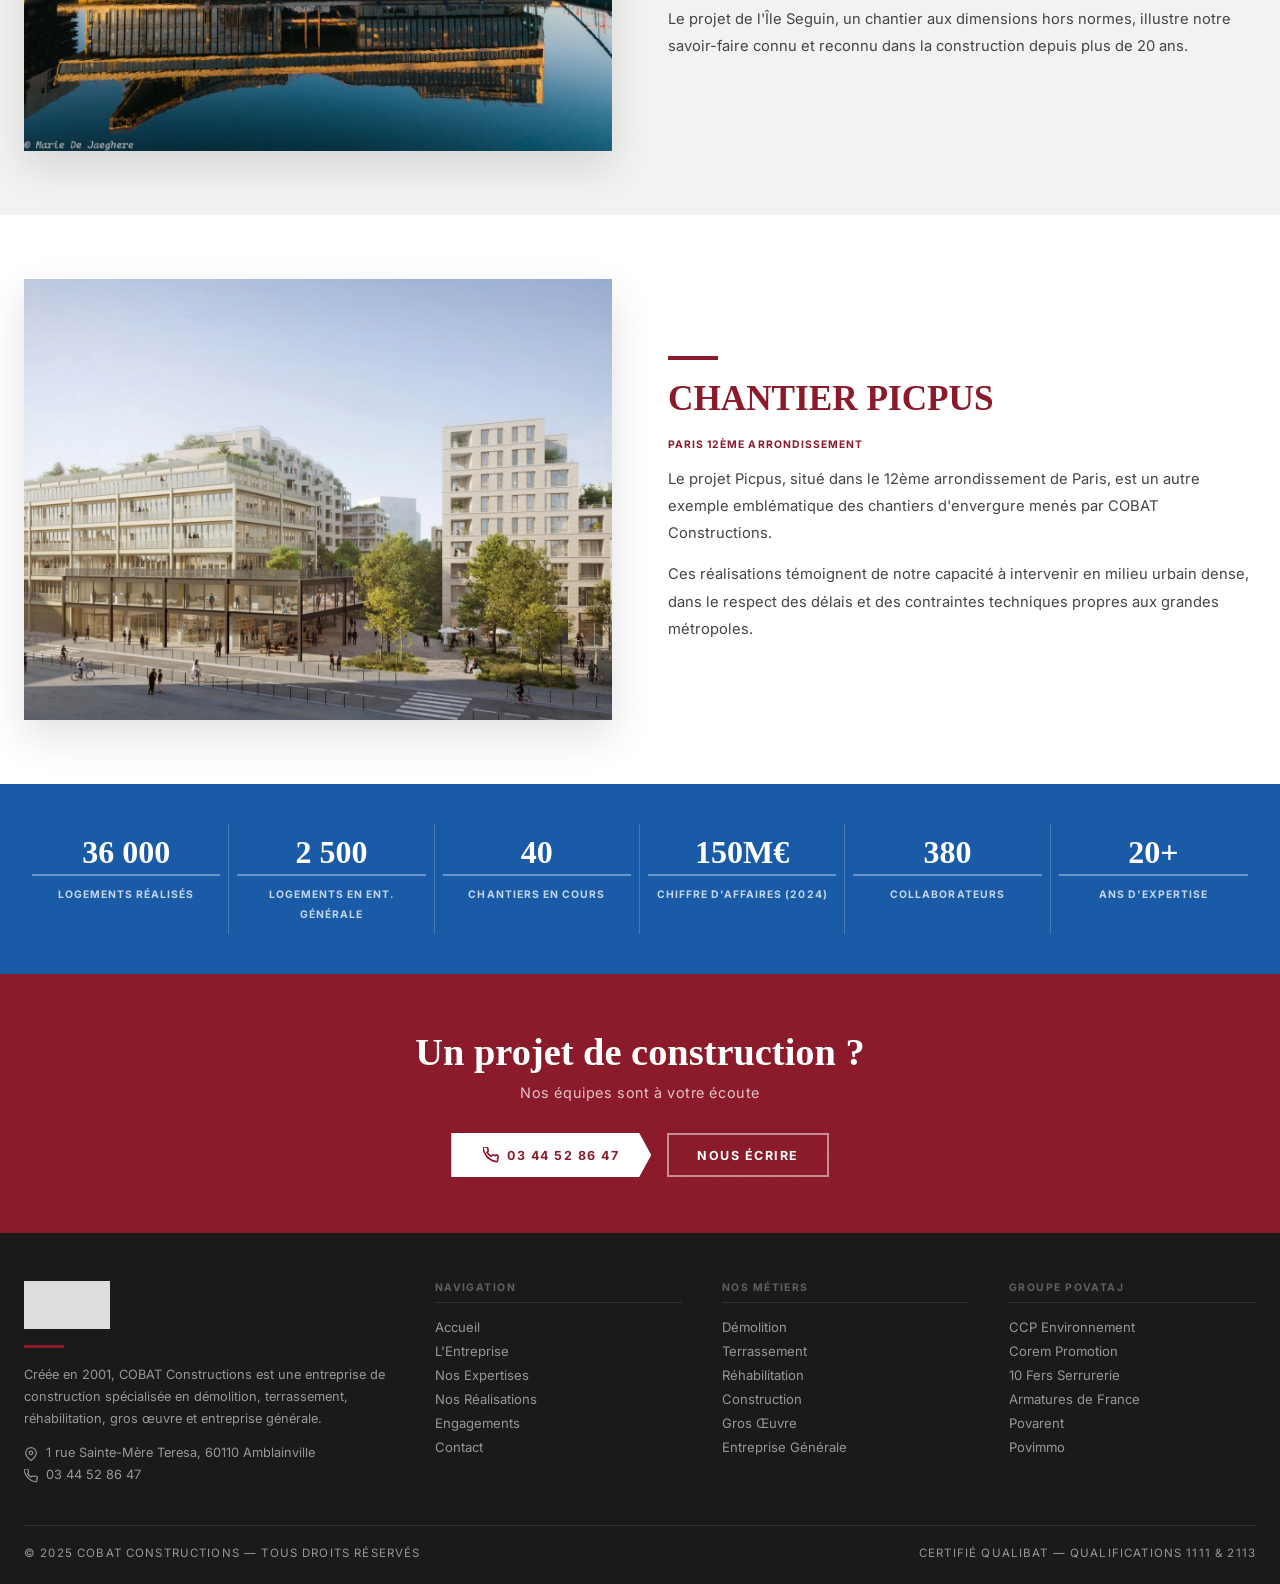
<file: realisations.html>
<!DOCTYPE html>
<html lang="fr">
<head>
<meta charset="UTF-8">
<meta name="viewport" content="width=device-width, initial-scale=1.0">
<title>Nos Réalisations — COBAT Constructions</title>
<link rel="preconnect" href="https://fonts.googleapis.com">
<link rel="preconnect" href="https://fonts.gstatic.com" crossorigin>
<link href="https://fonts.googleapis.com/css2?family=Inter:wght@400;500;600;700&display=swap" rel="stylesheet">
<link rel="stylesheet" href="css/style.css">
</head>
<body>

<!-- ========== HEADER ========== -->
<header class="header">
  <div class="header-inner">
    <a href="index.html">
      <img src="images/logo-cobat.png" alt="COBAT Constructions" class="logo"
           onerror="this.style.display='none'; this.nextElementSibling.style.display='flex'">
    </a>
    <a href="index.html" style="display:none; align-items:center; gap:4px; font-family:Georgia,serif; font-size:1.1rem; font-weight:900; color:var(--bordeaux);">
      <span style="font-size:2rem; line-height:1;">C</span>
      <div style="line-height:1.1">
        <div style="font-size:0.9rem; color:var(--bordeaux); letter-spacing:0.05em;">OBAT</div>
        <div style="font-size:0.9rem; color:var(--bleu); letter-spacing:0.05em;">ONSTRUCTIONS</div>
      </div>
    </a>

    <nav class="nav">
      <a href="index.html" class="nav-item">Accueil</a>
      <a href="entreprise.html" class="nav-item">L'Entreprise</a>
      <a href="realisations.html" class="nav-item actif">Nos Réalisations</a>
      <a href="expertises.html" class="nav-item">Nos Expertises</a>
      <a href="engagements.html" class="nav-item">Engagements</a>
      <a href="contact.html" class="nav-cta">Contact</a>
    </nav>

    <button class="hamburger" onclick="toggleMenu()" aria-label="Menu">
      <span></span><span></span><span></span>
    </button>
  </div>

  <nav class="nav-mobile" id="navMobile">
    <a href="index.html">Accueil</a>
    <a href="entreprise.html">L'Entreprise</a>
    <a href="realisations.html" class="actif">Nos Réalisations</a>
    <a href="expertises.html">Nos Expertises</a>
    <a href="engagements.html">Engagements</a>
    <a href="contact.html" style="color:var(--bordeaux); font-weight:700;">Contact</a>
  </nav>
</header>

<!-- ========== PAGE HEADER ========== -->
<section class="page-header" style="background-image:url('images/pointe_des_arts.jfif'); background-size:cover; background-position:center;">
  <div class="page-header-content">
    <p class="breadcrumb"><a href="index.html">Accueil</a><span>/</span>Nos Réalisations</p>
    <h1 class="page-header-titre">Des Défis de Taille</h1>
    <p class="page-header-sous-titre">Les projets Picpus et Île Seguin, des chantiers aux dimensions hors normes, prouvent notre savoir-faire connu et reconnu depuis plus de 20 ans.</p>
  </div>
</section>

<!-- ========== GALERIE RÉALISATIONS ========== -->
<section class="realisations">
  <div class="realisations-inner">
    <div class="section-header">
      <span class="titre-section">Nos Réalisations</span>
    </div>

    <!-- Filtres -->
    <div class="filtres">
      <button class="filtre-btn actif" data-filtre="tous">Tous</button>
      <button class="filtre-btn" data-filtre="demolition">Démolition</button>
      <button class="filtre-btn" data-filtre="rehabilitation">Réhabilitation</button>
      <button class="filtre-btn" data-filtre="construction">Construction</button>
      <button class="filtre-btn" data-filtre="gros-oeuvre">Gros Œuvre</button>
    </div>

    <div class="realisations-grid grid-uniforme" style="margin-top:28px;">

      <div class="realisation-card" data-categorie="construction">
        <img src="images/pointe_des_arts.jfif" alt="Pointe des Arts — Île Seguin"
             onerror="this.style.background='#1A5BA8'">
        <div class="realisation-overlay">
          <p class="realisation-tag">Boulogne-Billancourt — Construction</p>
          <p class="realisation-nom">Pointe des Arts — Île Seguin</p>
        </div>
      </div>

      <div class="realisation-card" data-categorie="gros-oeuvre">
        <img src="images/hlb-p304-picpus-pcm_rue2-naska-2950x1960-q80.jpg" alt="Picpus Paris 12"
             onerror="this.style.background='#8B1A2A'">
        <div class="realisation-overlay">
          <p class="realisation-tag">Paris 12ème — Gros Œuvre</p>
          <p class="realisation-nom">Chantier Picpus</p>
        </div>
      </div>

      <div class="realisation-card" data-categorie="construction">
        <img src="images/chantier_aulnays.jfif" alt="Chantier Hauts-de-France"
             onerror="this.style.background='#444'">
        <div class="realisation-overlay">
          <p class="realisation-tag">Hauts-de-France — Construction</p>
          <p class="realisation-nom">Construction &amp; Gros Œuvre</p>
        </div>
      </div>

      <div class="realisation-card" data-categorie="demolition">
        <img src="images/Chambourcy.jfif" alt="Chantier de démolition"
             onerror="this.style.background='#6A1020'">
        <div class="realisation-overlay">
          <p class="realisation-tag">Île-de-France — Démolition</p>
          <p class="realisation-nom">Déconstruction sélective</p>
        </div>
      </div>

      <div class="realisation-card" data-categorie="rehabilitation">
        <img src="images/Chambourcy.jfif" alt="Chantier de réhabilitation"
             onerror="this.style.background='#0F3D78'">
        <div class="realisation-overlay">
          <p class="realisation-tag">Hauts-de-France — Réhabilitation</p>
          <p class="realisation-nom">Réhabilitation lourde</p>
        </div>
      </div>

      <div class="realisation-card" data-categorie="gros-oeuvre">
        <img src="images/gros_oeuvres.jfif" alt="Chantier gros œuvre"
             onerror="this.style.background='#1A5BA8'">
        <div class="realisation-overlay">
          <p class="realisation-tag">Île-de-France — Gros Œuvre</p>
          <p class="realisation-nom">Logements collectifs</p>
        </div>
      </div>

    </div>
  </div>
</section>

<!-- ========== FOCUS PROJETS ========== -->
<section class="contenu-section alt">
  <div class="contenu-inner">
    <div class="contenu-grid">
      <img class="contenu-img" src="images/pointe_des_arts.jfif" alt="Pointe des Arts — Île Seguin"
           onerror="this.style.background='linear-gradient(135deg,#1A5BA8,#0F3D78)'">
      <div>
        <span class="bordure-haut-bleu"></span>
        <h2 class="titre-h2">Pointe des Arts — Île Seguin</h2>
        <p class="chiffre-label" style="color:var(--bleu); margin-bottom:14px;">Boulogne-Billancourt</p>
        <div class="texte-contenu">
          <p>
            Forts de leurs capacités à relever tous les défis, les talents qui œuvrent chaque jour au sein de Cobat Constructions ne reculent devant aucun chantier, quelle que soit sa taille.
          </p>
          <p>
            Le projet de l'Île Seguin, un chantier aux dimensions hors normes, illustre notre savoir-faire connu et reconnu dans la construction depuis plus de 20 ans.
          </p>
        </div>
      </div>
    </div>
  </div>
</section>

<section class="contenu-section">
  <div class="contenu-inner">
    <div class="contenu-grid inverse">
      <div>
        <span class="bordure-haut-bordeaux"></span>
        <h2 class="titre-h2 bordeaux">Chantier Picpus</h2>
        <p class="chiffre-label" style="color:var(--bordeaux); margin-bottom:14px;">Paris 12ème arrondissement</p>
        <div class="texte-contenu">
          <p>
            Le projet Picpus, situé dans le 12ème arrondissement de Paris, est un autre exemple emblématique des chantiers d'envergure menés par COBAT Constructions.
          </p>
          <p>
            Ces réalisations témoignent de notre capacité à intervenir en milieu urbain dense, dans le respect des délais et des contraintes techniques propres aux grandes métropoles.
          </p>
        </div>
      </div>
      <img class="contenu-img" src="images/hlb-p304-picpus-pcm_rue2-naska-2950x1960-q80.jpg" alt="Chantier Picpus"
           onerror="this.style.background='linear-gradient(135deg,#8B1A2A,#6A1020)'">
    </div>
  </div>
</section>

<!-- ========== CHIFFRES CLÉS ========== -->
<section class="chiffres">
  <div class="chiffres-inner">
    <div class="chiffre-item">
      <span class="chiffre-nombre">36 000</span>
      <span class="chiffre-label">Logements réalisés</span>
    </div>
    <div class="chiffre-item">
      <span class="chiffre-nombre">2 500</span>
      <span class="chiffre-label">Logements en Ent. Générale</span>
    </div>
    <div class="chiffre-item">
      <span class="chiffre-nombre">40</span>
      <span class="chiffre-label">Chantiers en cours</span>
    </div>
    <div class="chiffre-item">
      <span class="chiffre-nombre">150M€</span>
      <span class="chiffre-label">Chiffre d'affaires (2024)</span>
    </div>
    <div class="chiffre-item">
      <span class="chiffre-nombre">380</span>
      <span class="chiffre-label">Collaborateurs</span>
    </div>
    <div class="chiffre-item">
      <span class="chiffre-nombre">20+</span>
      <span class="chiffre-label">Ans d'expertise</span>
    </div>
  </div>
</section>

<!-- ========== CTA CONTACT ========== -->
<section class="cta-contact" id="contact">
  <div class="cta-content">
    <h2 class="cta-titre">Un projet de construction ?</h2>
    <p class="cta-sous-titre">Nos équipes sont à votre écoute</p>
    <div class="cta-actions">
      <a href="tel:0344528647" class="btn btn-blanc">
        <svg width="16" height="16" viewBox="0 0 24 24" fill="none" stroke="currentColor" stroke-width="2.5"><path d="M22 16.92v3a2 2 0 01-2.18 2 19.79 19.79 0 01-8.63-3.07A19.5 19.5 0 013.07 9.81 19.79 19.79 0 01.02 1.18 2 2 0 012 0h3a2 2 0 012 1.72c.127.96.361 1.903.7 2.81a2 2 0 01-.45 2.11L6.09 7.91a16 16 0 006 6l1.27-1.27a2 2 0 012.11-.45c.907.339 1.85.573 2.81.7A2 2 0 0122 16.92z"/></svg>
        03 44 52 86 47
      </a>
      <a href="contact.html" class="btn btn-outline">Nous écrire</a>
    </div>
  </div>
</section>

<!-- ========== FOOTER ========== -->
<footer class="footer">
  <div class="footer-inner">
    <div>
      <img src="images/logo-cobat.png" alt="COBAT Constructions" class="footer-logo"
           onerror="this.style.display='none'">
      <span class="footer-border-top"></span>
      <p class="footer-desc">
        Créée en 2001, COBAT Constructions est une entreprise de construction spécialisée en démolition, terrassement, réhabilitation, gros œuvre et entreprise générale.
      </p>
      <div class="footer-contact-item">
        <svg width="14" height="14" viewBox="0 0 24 24" fill="none" stroke="currentColor" stroke-width="2"><path d="M21 10c0 7-9 13-9 13s-9-6-9-13a9 9 0 0118 0z"/><circle cx="12" cy="10" r="3"/></svg>
        1 rue Sainte-Mère Teresa, 60110 Amblainville
      </div>
      <div class="footer-contact-item">
        <svg width="14" height="14" viewBox="0 0 24 24" fill="none" stroke="currentColor" stroke-width="2"><path d="M22 16.92v3a2 2 0 01-2.18 2 19.79 19.79 0 01-8.63-3.07A19.5 19.5 0 013.07 9.81 19.79 19.79 0 01.02 1.18 2 2 0 012 0h3a2 2 0 012 1.72c.127.96.361 1.903.7 2.81a2 2 0 01-.45 2.11L6.09 7.91a16 16 0 006 6l1.27-1.27a2 2 0 012.11-.45c.907.339 1.85.573 2.81.7A2 2 0 0122 16.92z"/></svg>
        03 44 52 86 47
      </div>
    </div>

    <div>
      <p class="footer-titre-col">Navigation</p>
      <a href="index.html" class="footer-lien">Accueil</a>
      <a href="entreprise.html" class="footer-lien">L'Entreprise</a>
      <a href="expertises.html" class="footer-lien">Nos Expertises</a>
      <a href="realisations.html" class="footer-lien">Nos Réalisations</a>
      <a href="engagements.html" class="footer-lien">Engagements</a>
      <a href="contact.html" class="footer-lien">Contact</a>
    </div>

    <div>
      <p class="footer-titre-col">Nos Métiers</p>
      <a href="expertises.html#demolition" class="footer-lien">Démolition</a>
      <a href="expertises.html#terrassement" class="footer-lien">Terrassement</a>
      <a href="expertises.html#rehabilitation" class="footer-lien">Réhabilitation</a>
      <a href="expertises.html#construction" class="footer-lien">Construction</a>
      <a href="expertises.html#gros-oeuvre" class="footer-lien">Gros Œuvre</a>
      <a href="expertises.html#entreprise-generale" class="footer-lien">Entreprise Générale</a>
    </div>

    <div>
      <p class="footer-titre-col">Groupe Povataj</p>
      <a href="#" class="footer-lien">CCP Environnement</a>
      <a href="#" class="footer-lien">Corem Promotion</a>
      <a href="#" class="footer-lien">10 Fers Serrurerie</a>
      <a href="#" class="footer-lien">Armatures de France</a>
      <a href="#" class="footer-lien">Povarent</a>
      <a href="#" class="footer-lien">Povimmo</a>
    </div>
  </div>

  <div class="footer-bas">
    <span>© 2025 COBAT Constructions — Tous droits réservés</span>
    <span>Certifié QUALIBAT — Qualifications 1111 &amp; 2113</span>
  </div>
</footer>

<script src="js/main.js"></script>
</body>
</html>
</file>
<file: css/style.css>
/* =============================================
   VARIABLES COBAT
   ============================================= */
:root {
  --bordeaux: #8B1A2A;
  --bordeaux-dark: #6A1020;
  --bleu: #1A5BA8;
  --bleu-dark: #0F3D78;
  --noir: #1A1A1A;
  --gris-clair: #F2F2F0;
  --blanc: #ffffff;
  --texte: #444444;
}

/* =============================================
   RESET & BASE
   ============================================= */
*, *::before, *::after { box-sizing: border-box; margin: 0; padding: 0; }

html { scroll-behavior: smooth; overflow-x: hidden; }

body {
  font-family: 'Inter', sans-serif;
  color: var(--texte);
  background: var(--blanc);
  overflow-x: hidden;
}

img { max-width: 100%; display: block; }

a { text-decoration: none; color: inherit; }

/* =============================================
   HEADER
   ============================================= */
.header {
  position: sticky;
  top: 0;
  z-index: 9999;
  background: var(--blanc);
  border-bottom: 3px solid var(--bordeaux);
  box-shadow: 0 2px 12px rgba(0,0,0,0.08);
}

.header-inner {
  max-width: 1280px;
  margin: 0 auto;
  padding: 0 24px;
  display: flex;
  align-items: center;
  justify-content: space-between;
  height: 110px;
}

.logo {
  height: 100px;
  width: auto;
  flex-shrink: 0;
}

/* NAV */
.nav { display: flex; align-items: center; gap: 4px; }

.nav-item {
  position: relative;
  padding: 8px 14px;
  font-size: 0.7rem;
  font-weight: 700;
  text-transform: uppercase;
  letter-spacing: 0.1em;
  color: var(--noir);
  clip-path: polygon(0 0, calc(100% - 12px) 0, 100% 100%, 12px 100%);
  transition: background 0.2s, color 0.2s;
  white-space: nowrap;
}

.nav-item:hover { background: rgba(26,91,168,0.08); color: var(--bleu); }
.nav-item.actif { background: var(--bordeaux); color: var(--blanc); }

/* Bouton contact header */
.nav-cta {
  margin-left: 8px;
  padding: 10px 24px;
  background: var(--bordeaux);
  color: var(--blanc);
  font-size: 0.7rem;
  font-weight: 700;
  text-transform: uppercase;
  letter-spacing: 0.1em;
  clip-path: polygon(0 0, calc(100% - 10px) 0, 100% 50%, calc(100% - 10px) 100%, 0 100%);
  transition: background 0.2s;
  white-space: nowrap;
}
.nav-cta:hover { background: var(--bordeaux-dark); }

/* Hamburger mobile */
.hamburger {
  display: none;
  flex-direction: column;
  gap: 5px;
  cursor: pointer;
  padding: 4px;
  background: none;
  border: none;
}
.hamburger span {
  display: block;
  width: 26px;
  height: 2px;
  background: var(--noir);
  transition: all 0.3s;
}

/* Mobile nav */
.nav-mobile {
  display: none;
  flex-direction: column;
  background: var(--blanc);
  border-top: 1px solid #eee;
  padding: 12px 0;
}
.nav-mobile.open { display: flex; }
.nav-mobile a {
  padding: 12px 24px;
  font-size: 0.85rem;
  font-weight: 600;
  text-transform: uppercase;
  letter-spacing: 0.08em;
  color: var(--noir);
  border-bottom: 1px solid #f0f0f0;
}
.nav-mobile a:hover { color: var(--bordeaux); background: var(--gris-clair); }
.nav-mobile a.actif { color: var(--bordeaux); font-weight: 700; }

/* =============================================
   HERO PRINCIPAL (page accueil)
   ============================================= */
.hero {
  position: relative;
  min-height: 88vh;
  background: url('../images/grue.jpg') center center / cover no-repeat;
  display: flex;
  align-items: center;
  overflow: hidden;
}

.hero::before {
  content: '';
  position: absolute;
  inset: 0;
  background: linear-gradient(
    100deg,
    rgba(10,10,10,0.72) 0%,
    rgba(10,10,10,0.45) 55%,
    rgba(10,10,10,0.15) 100%
  );
  z-index: 1;
}

.hero::after {
  content: '';
  position: absolute;
  top: 0; right: 0;
  width: 6px;
  height: 100%;
  background: var(--bordeaux);
  z-index: 2;
}

.hero-content {
  position: relative;
  z-index: 3;
  max-width: 1280px;
  margin: 0 auto;
  padding: 60px 24px 60px 48px;
  width: 100%;
}

.hero-eyebrow {
  font-size: 0.72rem;
  font-weight: 700;
  letter-spacing: 0.2em;
  text-transform: uppercase;
  color: rgba(255,255,255,0.6);
  margin-bottom: 16px;
}

.hero-titre {
  font-family: Georgia, 'Georgia Pro', serif;
  font-size: clamp(2.4rem, 5.5vw, 4.2rem);
  font-weight: 900;
  color: var(--blanc);
  line-height: 1.08;
  text-transform: uppercase;
  max-width: 700px;
  margin-bottom: 12px;
}

.hero-titre span { color: var(--bordeaux); }

.hero-sous-titre {
  font-size: clamp(0.85rem, 1.8vw, 1rem);
  font-weight: 500;
  letter-spacing: 0.18em;
  text-transform: uppercase;
  color: rgba(255,255,255,0.75);
  margin-bottom: 40px;
}

.hero-actions { display: flex; gap: 16px; flex-wrap: wrap; align-items: center; }

/* =============================================
   PAGE HEADER (pages secondaires)
   ============================================= */
.page-header {
  position: relative;
  min-height: 36vh;
  background: linear-gradient(120deg, var(--bleu-dark) 0%, var(--bleu) 100%);
  display: flex;
  align-items: center;
  overflow: hidden;
}

.page-header.fond-image {
  background-size: cover;
  background-position: center;
}

.page-header::before {
  content: '';
  position: absolute;
  inset: 0;
  background: rgba(10,10,10,0.45);
  z-index: 1;
}

.page-header::after {
  content: '';
  position: absolute;
  top: 0; right: 0;
  width: 6px;
  height: 100%;
  background: var(--bordeaux);
  z-index: 2;
}

.page-header-content {
  position: relative;
  z-index: 3;
  max-width: 1280px;
  margin: 0 auto;
  padding: 56px 24px 56px 48px;
  width: 100%;
}

.page-header-eyebrow {
  font-size: 0.72rem;
  font-weight: 700;
  letter-spacing: 0.2em;
  text-transform: uppercase;
  color: rgba(255,255,255,0.65);
  margin-bottom: 12px;
}

.page-header-titre {
  font-family: Georgia, 'Georgia Pro', serif;
  font-size: clamp(2rem, 4.5vw, 3.4rem);
  font-weight: 900;
  color: var(--blanc);
  line-height: 1.1;
  text-transform: uppercase;
  max-width: 750px;
}

.page-header-sous-titre {
  font-size: clamp(0.85rem, 1.6vw, 1rem);
  color: rgba(255,255,255,0.8);
  margin-top: 14px;
  max-width: 600px;
  line-height: 1.6;
}

/* Fil d'ariane */
.breadcrumb {
  position: relative;
  z-index: 3;
  font-size: 0.7rem;
  text-transform: uppercase;
  letter-spacing: 0.12em;
  color: rgba(255,255,255,0.6);
  margin-bottom: 16px;
}
.breadcrumb a { color: rgba(255,255,255,0.85); }
.breadcrumb a:hover { color: var(--blanc); }
.breadcrumb span { margin: 0 8px; opacity: 0.5; }

/* =============================================
   BOUTONS
   ============================================= */
.btn {
  display: inline-flex;
  align-items: center;
  gap: 8px;
  padding: 14px 32px;
  font-size: 0.78rem;
  font-weight: 700;
  text-transform: uppercase;
  letter-spacing: 0.12em;
  border: none;
  cursor: pointer;
  transition: all 0.2s;
  clip-path: polygon(0 0, calc(100% - 12px) 0, 100% 50%, calc(100% - 12px) 100%, 0 100%);
}

.btn-bordeaux {
  background: var(--bordeaux);
  color: var(--blanc) !important;
}
.btn-bordeaux:hover { background: var(--bordeaux-dark); }

.btn-bleu {
  background: var(--bleu);
  color: var(--blanc) !important;
}
.btn-bleu:hover { background: var(--bleu-dark); }

.btn-blanc {
  background: var(--blanc);
  color: var(--bordeaux) !important;
}
.btn-blanc:hover { background: var(--gris-clair); }

.btn-outline {
  background: transparent;
  color: var(--blanc) !important;
  border: 2px solid rgba(255,255,255,0.5);
  clip-path: none;
  padding: 12px 28px;
}
.btn-outline:hover { border-color: var(--blanc); background: rgba(255,255,255,0.08); }

.btn-outline-bleu {
  background: transparent;
  color: var(--bleu) !important;
  border: 2px solid var(--bleu);
  clip-path: none;
  padding: 12px 28px;
}
.btn-outline-bleu:hover { background: var(--bleu); color: var(--blanc) !important; }

/* =============================================
   TITRES DE SECTION
   ============================================= */
.section-header {
  max-width: 1280px;
  margin: 0 auto 36px;
  display: flex;
  align-items: flex-end;
  justify-content: space-between;
  gap: 16px;
  flex-wrap: wrap;
}

.titre-section {
  display: inline-block;
  font-family: Georgia, 'Georgia Pro', serif;
  font-size: clamp(1.3rem, 2.5vw, 1.7rem);
  font-weight: 700;
  text-transform: uppercase;
  color: var(--blanc);
  background: var(--bleu);
  padding: 12px 56px;
  clip-path: polygon(0 0, calc(100% - 20px) 0, 100% 100%, 20px 100%);
  letter-spacing: 0.06em;
}

.titre-section.bordeaux { background: var(--bordeaux); }

/* =============================================
   BANDEAU CHIFFRES CLÉS
   ============================================= */
.chiffres {
  background: var(--bleu);
  padding: 40px 24px;
}

.chiffres-inner {
  max-width: 1280px;
  margin: 0 auto;
  display: grid;
  grid-template-columns: repeat(6, 1fr);
  gap: 0;
}

.chiffres-inner.cols-5 { grid-template-columns: repeat(5, 1fr); }
.chiffres-inner.cols-4 { grid-template-columns: repeat(4, 1fr); }

.chiffre-item {
  text-align: center;
  padding: 12px 8px;
  border-right: 1px solid rgba(255,255,255,0.2);
}
.chiffre-item:last-child { border-right: none; }

.chiffre-nombre {
  font-family: Georgia, 'Georgia Pro', serif;
  font-size: clamp(1.4rem, 2.5vw, 2rem);
  font-weight: 700;
  color: var(--blanc);
  display: block;
  line-height: 1;
  margin-bottom: 6px;
  padding-bottom: 6px;
  border-bottom: 2px solid rgba(255,255,255,0.35);
}

.chiffre-label {
  font-size: 0.65rem;
  font-weight: 700;
  text-transform: uppercase;
  letter-spacing: 0.1em;
  color: rgba(255,255,255,0.75);
  line-height: 1.3;
}

/* =============================================
   NOS MÉTIERS
   ============================================= */
.metiers {
  background: var(--gris-clair);
  padding: 56px 24px;
}

.metiers-grid {
  max-width: 1280px;
  margin: 0 auto;
  display: grid;
  grid-template-columns: repeat(6, 1fr);
  gap: 12px;
}

.metier-card {
  background: var(--blanc);
  border-top: 3px solid var(--bleu);
  padding: 24px 16px 20px;
  text-align: center;
  transition: transform 0.25s, border-color 0.25s, box-shadow 0.25s;
  cursor: pointer;
}

.metier-card:hover {
  transform: translateY(-6px);
  border-color: var(--bordeaux);
  box-shadow: 0 12px 32px rgba(26,91,168,0.15);
}

.metier-icon {
  width: 40px;
  height: 40px;
  margin: 0 auto 12px;
  color: var(--bleu);
}

.metier-card:hover .metier-icon { color: var(--bordeaux); }

.metier-nom {
  font-size: 0.72rem;
  font-weight: 700;
  text-transform: uppercase;
  letter-spacing: 0.1em;
  color: var(--bleu);
  line-height: 1.3;
}

.metier-card:hover .metier-nom { color: var(--bordeaux); }

/* Lien metier-card (page expertises) */
a.metier-card { display: block; }

/* =============================================
   SAVOIR-FAIRE
   ============================================= */
.savoir-faire {
  background: var(--bleu);
  padding: 56px 24px;
}

.savoir-faire-inner {
  max-width: 1280px;
  margin: 0 auto;
  display: grid;
  grid-template-columns: 300px 1fr;
  gap: 60px;
  align-items: center;
}

.sf-intro-titre {
  font-family: Georgia, 'Georgia Pro', serif;
  font-size: clamp(1.5rem, 2.5vw, 2rem);
  font-weight: 700;
  color: var(--blanc);
  text-transform: uppercase;
  line-height: 1.2;
  margin-bottom: 16px;
}

.sf-intro-texte {
  font-size: 0.85rem;
  color: rgba(255,255,255,0.8);
  line-height: 1.7;
}

.sf-stats {
  display: grid;
  grid-template-columns: repeat(4, 1fr);
  gap: 0;
}

.sf-stats.cols-3 { grid-template-columns: repeat(3, 1fr); }

.sf-stat {
  padding: 16px 20px;
  text-align: center;
  border-left: 1px solid rgba(255,255,255,0.2);
}
.sf-stat:first-child { border-left: none; }

.sf-stat-nombre {
  font-family: Georgia, 'Georgia Pro', serif;
  font-size: clamp(1.4rem, 2.2vw, 1.8rem);
  font-weight: 700;
  color: var(--blanc);
  display: block;
  margin-bottom: 6px;
  padding-bottom: 6px;
  border-bottom: 2px solid rgba(255,255,255,0.3);
}

.sf-stat-label {
  font-size: 0.65rem;
  font-weight: 700;
  text-transform: uppercase;
  letter-spacing: 0.1em;
  color: rgba(255,255,255,0.7);
  line-height: 1.3;
}

/* =============================================
   NOS RÉALISATIONS
   ============================================= */
.realisations {
  padding: 64px 24px;
  background: var(--blanc);
}

.realisations-inner { max-width: 1280px; margin: 0 auto; }

.realisations-grid {
  display: grid;
  grid-template-columns: repeat(3, 1fr);
  grid-template-rows: 280px 280px;
  gap: 12px;
  margin-top: 36px;
}

.realisations-grid.grid-uniforme {
  grid-template-rows: 260px;
  grid-auto-rows: 260px;
}

.realisation-card {
  position: relative;
  overflow: hidden;
  background: #c8d0da;
  cursor: pointer;
}

.realisations-grid:not(.grid-uniforme) .realisation-card:first-child {
  grid-column: span 2;
  grid-row: span 2;
}

.realisation-card img {
  width: 100%;
  height: 100%;
  object-fit: cover;
  transition: transform 0.4s;
}

.realisation-card:hover img { transform: scale(1.04); }

.realisation-overlay {
  position: absolute;
  bottom: 0;
  left: 0;
  right: 0;
  padding: 20px 20px 16px;
  background: linear-gradient(0deg, rgba(0,0,0,0.75) 0%, transparent 100%);
  transform: translateY(8px);
  transition: transform 0.3s;
}

.realisation-card:hover .realisation-overlay { transform: translateY(0); }

.realisation-tag {
  font-size: 0.62rem;
  font-weight: 700;
  text-transform: uppercase;
  letter-spacing: 0.14em;
  color: rgba(255,255,255,0.7);
  margin-bottom: 4px;
}

.realisation-nom {
  font-family: Georgia, 'Georgia Pro', serif;
  font-size: 1rem;
  font-weight: 700;
  color: var(--blanc);
}

.realisations-cta {
  text-align: center;
  margin-top: 36px;
}

/* Filtres réalisations */
.filtres {
  display: flex;
  gap: 10px;
  flex-wrap: wrap;
  margin-top: 20px;
}

.filtre-btn {
  padding: 8px 20px;
  background: var(--blanc);
  border: 1px solid #ddd;
  font-size: 0.68rem;
  font-weight: 700;
  text-transform: uppercase;
  letter-spacing: 0.1em;
  color: var(--texte);
  cursor: pointer;
  transition: all 0.2s;
}

.filtre-btn:hover { border-color: var(--bleu); color: var(--bleu); }
.filtre-btn.actif { background: var(--bleu); color: var(--blanc); border-color: var(--bleu); }

/* =============================================
   ENGAGEMENTS
   ============================================= */
.engagements {
  background: var(--gris-clair);
  padding: 64px 24px;
}

.engagements-inner { max-width: 1280px; margin: 0 auto; }

.engagements-grid {
  display: grid;
  grid-template-columns: repeat(3, 1fr);
  gap: 20px;
  margin-top: 36px;
}

.engagement-card {
  background: var(--blanc);
  border-top: 3px solid var(--bordeaux);
  padding: 28px 24px;
  box-shadow: 0 2px 12px rgba(0,0,0,0.05);
  transition: transform 0.2s, box-shadow 0.2s;
}

.engagement-card:hover {
  transform: translateY(-4px);
  box-shadow: 0 8px 28px rgba(139,26,42,0.12);
}

.engagement-icon {
  width: 42px;
  height: 42px;
  color: var(--bordeaux);
  margin-bottom: 16px;
}

.engagement-titre {
  font-family: Georgia, 'Georgia Pro', serif;
  font-size: 1.05rem;
  font-weight: 700;
  color: var(--bordeaux);
  margin-bottom: 10px;
  text-transform: uppercase;
  letter-spacing: 0.04em;
}

.engagement-texte {
  font-size: 0.85rem;
  color: #666;
  line-height: 1.7;
}

/* =============================================
   CTA CONTACT
   ============================================= */
.cta-contact {
  background: var(--bordeaux);
  padding: 56px 24px;
  text-align: center;
  position: relative;
  overflow: hidden;
}

.cta-contact::before {
  content: '';
  position: absolute;
  inset: 0;
  background-image: radial-gradient(circle, rgba(255,255,255,0.04) 1px, transparent 1px);
  background-size: 28px 28px;
  pointer-events: none;
}

.cta-content { position: relative; z-index: 1; }

.cta-titre {
  font-family: Georgia, 'Georgia Pro', serif;
  font-size: clamp(1.6rem, 3.5vw, 2.4rem);
  font-weight: 700;
  color: var(--blanc);
  margin-bottom: 10px;
}

.cta-sous-titre {
  font-size: 0.9rem;
  color: rgba(255,255,255,0.75);
  margin-bottom: 32px;
  letter-spacing: 0.04em;
}

.cta-actions { display: flex; gap: 16px; justify-content: center; flex-wrap: wrap; }

/* =============================================
   CONTENU GÉNÉRIQUE (texte / image)
   ============================================= */
.contenu-section {
  padding: 64px 24px;
  background: var(--blanc);
}

.contenu-section.alt { background: var(--gris-clair); }

.contenu-inner { max-width: 1280px; margin: 0 auto; }

.contenu-grid {
  display: grid;
  grid-template-columns: 1fr 1fr;
  gap: 56px;
  align-items: center;
}

.contenu-grid.inverse { direction: rtl; }
.contenu-grid.inverse > * { direction: ltr; }

.contenu-img {
  width: 100%;
  aspect-ratio: 4/3;
  object-fit: cover;
  box-shadow: 0 16px 40px rgba(0,0,0,0.12);
}

.bordure-haut-bordeaux {
  width: 50px;
  height: 4px;
  background: var(--bordeaux);
  display: block;
  margin-bottom: 18px;
}

.bordure-haut-bleu {
  width: 50px;
  height: 4px;
  background: var(--bleu);
  display: block;
  margin-bottom: 18px;
}

.titre-h2 {
  font-family: Georgia, 'Georgia Pro', serif;
  font-size: clamp(1.5rem, 3vw, 2.2rem);
  font-weight: 700;
  color: var(--bleu);
  text-transform: uppercase;
  line-height: 1.2;
  margin-bottom: 18px;
}

.titre-h2.bordeaux { color: var(--bordeaux); }

.texte-contenu {
  font-size: 0.92rem;
  line-height: 1.85;
  color: var(--texte);
}

.texte-contenu p + p { margin-top: 14px; }

.texte-contenu strong { color: var(--bordeaux); }
.texte-contenu strong.bleu { color: var(--bleu); }

/* Liste à puces personnalisée */
.liste-cobat { margin-top: 16px; }
.liste-cobat li {
  display: flex;
  align-items: flex-start;
  gap: 10px;
  font-size: 0.88rem;
  margin-bottom: 10px;
  line-height: 1.6;
}
.liste-cobat li::before {
  content: '';
  width: 8px;
  height: 8px;
  background: var(--bordeaux);
  flex-shrink: 0;
  margin-top: 6px;
  transform: rotate(45deg);
}

/* =============================================
   BADGES CERTIFICATIONS
   ============================================= */
.certifs-grid {
  display: flex;
  gap: 20px;
  flex-wrap: wrap;
  margin-top: 24px;
}

.certif-badge {
  display: flex;
  align-items: center;
  gap: 14px;
  background: var(--gris-clair);
  border-left: 4px solid var(--bleu);
  padding: 16px 22px;
  flex: 1 1 220px;
}

.certif-badge-icon {
  width: 36px;
  height: 36px;
  color: var(--bleu);
  flex-shrink: 0;
}

.certif-badge-titre {
  font-size: 0.78rem;
  font-weight: 700;
  text-transform: uppercase;
  letter-spacing: 0.06em;
  color: var(--noir);
  margin-bottom: 2px;
}

.certif-badge-sous {
  font-size: 0.72rem;
  color: #777;
}

/* =============================================
   GROUPE / FILIALES
   ============================================= */
.filiales-grid {
  display: grid;
  grid-template-columns: repeat(5, 1fr);
  gap: 14px;
  margin-top: 36px;
  max-width: 1280px;
  margin-left: auto;
  margin-right: auto;
}

.filiale-item {
  background: var(--blanc);
  border: 1px solid #e8e8e8;
  padding: 20px 12px;
  text-align: center;
  font-size: 0.72rem;
  font-weight: 700;
  text-transform: uppercase;
  letter-spacing: 0.06em;
  color: var(--bleu);
  display: flex;
  align-items: center;
  justify-content: center;
  min-height: 80px;
  transition: all 0.2s;
}
.filiale-item:hover {
  border-color: var(--bordeaux);
  color: var(--bordeaux);
  transform: translateY(-3px);
}

/* =============================================
   CARTE PRÉSENCE
   ============================================= */
.presence-section {
  background: var(--gris-clair);
  padding: 64px 24px;
}

.presence-grid {
  max-width: 1280px;
  margin: 0 auto;
  display: grid;
  grid-template-columns: 1fr 1fr;
  gap: 56px;
  align-items: center;
}

.presence-stat-badge {
  display: inline-flex;
  flex-direction: column;
  align-items: center;
  justify-content: center;
  background: var(--bleu);
  color: var(--blanc);
  width: 190px;
  height: 130px;
  text-align: center;
  padding: 0 24px;
  clip-path: polygon(8% 0, 100% 0, 92% 100%, 0% 100%);
}

.presence-stat-badge .nb {
  font-family: Georgia, 'Georgia Pro', serif;
  font-size: 2.2rem;
  font-weight: 700;
  line-height: 1;
}
.presence-stat-badge .label {
  font-size: 0.62rem;
  text-transform: uppercase;
  letter-spacing: 0.1em;
  margin-top: 6px;
  white-space: nowrap;
}

/* =============================================
   FORMULAIRE CONTACT
   ============================================= */
.contact-section {
  padding: 64px 24px;
  background: var(--blanc);
}

.contact-grid {
  max-width: 1280px;
  margin: 0 auto;
  display: grid;
  grid-template-columns: 1fr 1.2fr;
  gap: 56px;
}

.contact-infos { display: flex; flex-direction: column; gap: 22px; }

.contact-info-item { display: flex; gap: 16px; align-items: flex-start; }

.contact-info-icon {
  width: 42px;
  height: 42px;
  flex-shrink: 0;
  background: var(--bleu);
  color: var(--blanc);
  display: flex;
  align-items: center;
  justify-content: center;
  clip-path: polygon(0 0, calc(100% - 8px) 0, 100% 100%, 8px 100%);
}

.contact-info-titre {
  font-size: 0.7rem;
  font-weight: 700;
  text-transform: uppercase;
  letter-spacing: 0.12em;
  color: var(--bleu);
  margin-bottom: 4px;
}

.contact-info-texte {
  font-size: 0.9rem;
  color: var(--texte);
  line-height: 1.5;
}

.contact-map {
  margin-top: 10px;
  width: 100%;
  height: 220px;
  border: none;
  filter: grayscale(15%);
}

.form-group { margin-bottom: 18px; }

.form-row { display: grid; grid-template-columns: 1fr 1fr; gap: 18px; }

.form-label {
  display: block;
  font-size: 0.68rem;
  font-weight: 700;
  text-transform: uppercase;
  letter-spacing: 0.1em;
  color: var(--noir);
  margin-bottom: 8px;
}

.form-input, .form-textarea, .form-select {
  width: 100%;
  padding: 12px 16px;
  border: 1px solid #ddd;
  background: var(--gris-clair);
  font-family: 'Inter', sans-serif;
  font-size: 0.88rem;
  color: var(--texte);
  transition: border-color 0.2s, background 0.2s;
}

.form-input:focus, .form-textarea:focus, .form-select:focus {
  outline: none;
  border-color: var(--bleu);
  background: var(--blanc);
}

.form-textarea { resize: vertical; min-height: 130px; }

.form-submit {
  margin-top: 8px;
}

/* =============================================
   FOOTER
   ============================================= */
.footer {
  background: var(--noir);
  padding: 48px 24px 24px;
  color: rgba(255,255,255,0.55);
}

.footer-inner {
  max-width: 1280px;
  margin: 0 auto;
  display: grid;
  grid-template-columns: 1.5fr 1fr 1fr 1fr;
  gap: 40px;
  padding-bottom: 36px;
  border-bottom: 1px solid rgba(255,255,255,0.1);
}

.footer-logo { height: 48px; margin-bottom: 16px; filter: brightness(0) invert(1); opacity: 0.85; }

.footer-desc {
  font-size: 0.8rem;
  line-height: 1.7;
  margin-bottom: 16px;
}

.footer-contact-item {
  font-size: 0.8rem;
  margin-bottom: 6px;
  display: flex;
  align-items: flex-start;
  gap: 8px;
}

.footer-contact-item svg { flex-shrink: 0; margin-top: 2px; }

.footer-titre-col {
  font-size: 0.65rem;
  font-weight: 700;
  text-transform: uppercase;
  letter-spacing: 0.14em;
  color: rgba(255,255,255,0.3);
  margin-bottom: 16px;
  padding-bottom: 8px;
  border-bottom: 1px solid rgba(255,255,255,0.1);
}

.footer-lien {
  display: block;
  font-size: 0.82rem;
  color: rgba(255,255,255,0.55);
  margin-bottom: 8px;
  transition: color 0.2s;
}
.footer-lien:hover { color: var(--blanc); }

.footer-bas {
  max-width: 1280px;
  margin: 20px auto 0;
  display: flex;
  justify-content: space-between;
  align-items: center;
  flex-wrap: wrap;
  gap: 12px;
  font-size: 0.72rem;
  text-transform: uppercase;
  letter-spacing: 0.1em;
}

.footer-border-top {
  width: 40px;
  height: 3px;
  background: var(--bordeaux);
  display: block;
  margin-bottom: 16px;
}

/* =============================================
   RESPONSIVE
   ============================================= */
@media (max-width: 1100px) {
  .metiers-grid { grid-template-columns: repeat(3, 1fr); }
  .chiffres-inner,
  .chiffres-inner.cols-5 { grid-template-columns: repeat(3, 1fr); }
  .chiffre-item:nth-child(3) { border-right: none; }
  .sf-stats { grid-template-columns: repeat(2, 1fr); }
  .sf-stat:nth-child(3) { border-left: none; }
  .footer-inner { grid-template-columns: 1fr 1fr; }
  .filiales-grid { grid-template-columns: repeat(3, 1fr); }
  .contenu-grid { gap: 36px; }
}

@media (max-width: 768px) {
  /* Header */
  .nav, .nav-cta { display: none; }
  .hamburger { display: flex; }

  /* Hero */
  .hero { min-height: 70vh; }
  .hero-content { padding: 40px 20px; }
  .hero::before {
    background: linear-gradient(180deg, rgba(10,10,10,0.55) 0%, rgba(10,10,10,0.45) 100%);
  }

  /* Page header */
  .page-header { min-height: 30vh; }
  .page-header-content { padding: 40px 20px; }

  /* Chiffres */
  .chiffres-inner,
  .chiffres-inner.cols-5,
  .chiffres-inner.cols-4 { grid-template-columns: repeat(2, 1fr); }
  .chiffre-item:nth-child(2n) { border-right: none; }
  .chiffre-item { border-bottom: 1px solid rgba(255,255,255,0.15); }

  /* Métiers */
  .metiers-grid { grid-template-columns: repeat(2, 1fr); }

  /* Savoir-faire */
  .savoir-faire-inner { grid-template-columns: 1fr; gap: 32px; }
  .sf-stats, .sf-stats.cols-3 { grid-template-columns: repeat(2, 1fr); }
  .sf-stat:nth-child(odd) { border-left: none; }
  .sf-stat:nth-child(3), .sf-stat:nth-child(4) { border-top: 1px solid rgba(255,255,255,0.2); }

  /* Réalisations */
  .realisations-grid {
    grid-template-columns: 1fr !important;
    grid-template-rows: auto !important;
  }
  .realisations-grid .realisation-card:first-child { grid-column: span 1; grid-row: span 1; }
  .realisation-card { height: 220px; }

  /* Engagements */
  .engagements-grid { grid-template-columns: 1fr; }

  /* Contenu générique */
  .contenu-grid, .contenu-grid.inverse {
    grid-template-columns: 1fr;
    direction: ltr;
  }
  .contenu-grid .contenu-img { order: -1; }

  /* Filiales */
  .filiales-grid { grid-template-columns: repeat(2, 1fr); }

  /* Présence */
  .presence-grid { grid-template-columns: 1fr; gap: 32px; }

  /* Contact */
  .contact-grid { grid-template-columns: 1fr; gap: 36px; }
  .form-row { grid-template-columns: 1fr; }

  /* Footer */
  .footer-inner { grid-template-columns: 1fr; gap: 28px; }
  .footer-bas { flex-direction: column; text-align: center; }

  /* Titre section */
  .titre-section { font-size: 1.1rem; padding: 10px 40px; }
}

@media (max-width: 480px) {
  .metiers-grid { grid-template-columns: repeat(2, 1fr); }
  .chiffres-inner,
  .chiffres-inner.cols-5,
  .chiffres-inner.cols-4 { grid-template-columns: repeat(2, 1fr); }
  .hero-titre { font-size: 2rem; }
  .sf-stats, .sf-stats.cols-3 { grid-template-columns: 1fr 1fr; }
  .filiales-grid { grid-template-columns: repeat(2, 1fr); }
}
</file>
